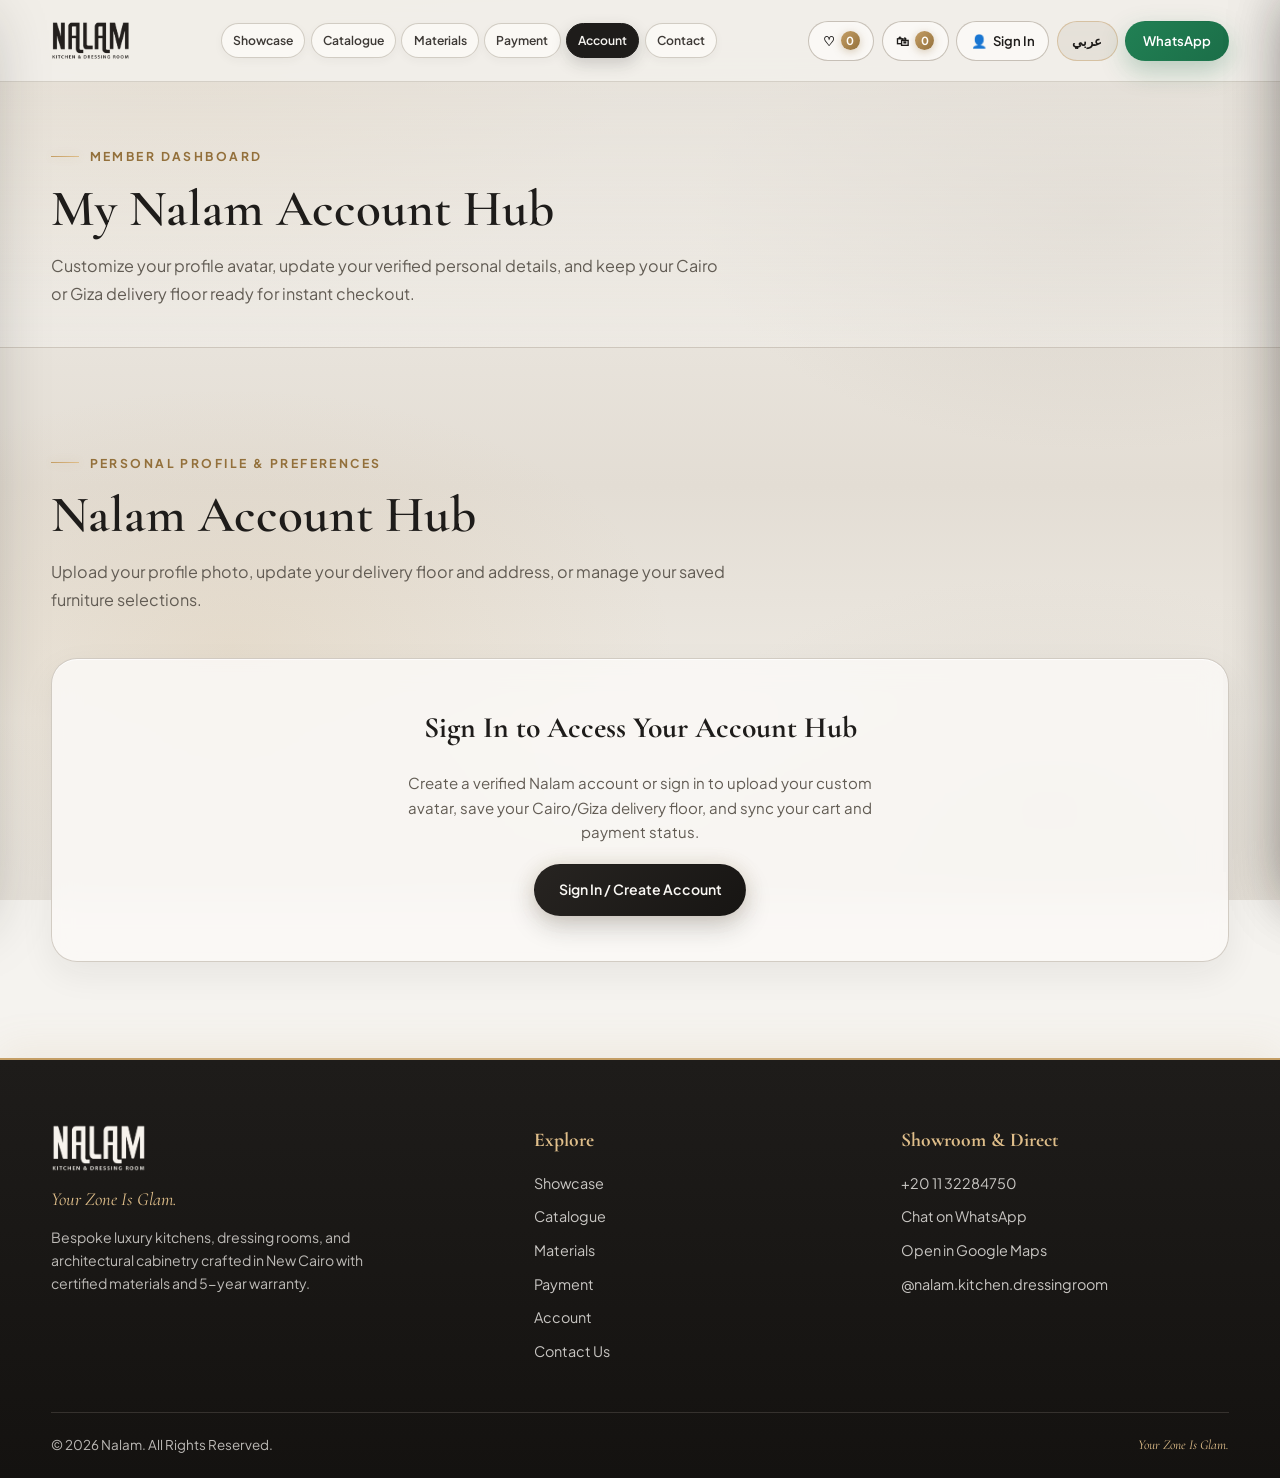
<file: account.html>
<!DOCTYPE html>
<html lang="en" dir="ltr">
<head>
  <meta charset="UTF-8">
  <meta name="viewport" content="width=device-width, initial-scale=1.0">
  <title>Account Hub — Nalam New Cairo</title>
  <meta name="description" content="Manage your Nalam profile photo, personal information, delivery floor, and order status.">
  <meta property="og:type" content="website">
  <meta property="og:site_name" content="Nalam — Kitchen &amp; Dressing Room">
  <meta property="og:title" content="Account Hub — Nalam New Cairo">
  <meta property="og:description" content="Upload your avatar, edit your personal and Cairo/Giza delivery details, and track your Nalam orders.">
  <meta property="og:image" content="assets/room-furnished.jpg">
  <meta property="og:url" content="https://nalam.eg/account.html">
  <meta name="twitter:card" content="summary_large_image">
  <link rel="preconnect" href="https://fonts.googleapis.com">
  <link rel="preconnect" href="https://fonts.gstatic.com" crossorigin>
  <link href="https://fonts.googleapis.com/css2?family=Amiri:wght@400;700&family=Cairo:wght@400;500;600;700&family=Cormorant+Garamond:ital,wght@0,500;0,600;0,700;1,400;1,600&family=Plus+Jakarta+Sans:wght@400;500;600;700&display=swap" rel="stylesheet">
  <link rel="stylesheet" href="css/style.css">
  <!-- Meta Pixel Code (Replace YOUR_PIXEL_ID_HERE with your live Meta Pixel ID) -->
  <script>
    !function(f,b,e,v,n,t,s)
    {if(f.fbq)return;n=f.fbq=function(){n.callMethod?
    n.callMethod.apply(n,arguments):n.queue.push(arguments)};
    if(!f._fbq)f._fbq=n;n.push=n;n.loaded=!0;n.version='2.0';
    n.queue=[];t=b.createElement(e);t.async=!0;
    t.src=v;s=b.getElementsByTagName(e)[0];
    s.parentNode.insertBefore(t,s)}(window, document,'script',
    'https://connect.facebook.net/en_US/fbevents.js');
    // Replace 'YOUR_PIXEL_ID_HERE' below with your actual 15-16 digit Meta Pixel ID
    fbq('init', 'YOUR_PIXEL_ID_HERE');
    fbq('track', 'PageView');
  </script>
  <noscript>
    <img height="1" width="1" style="display:none" alt=""
         src="https://www.facebook.com/tr?id=YOUR_PIXEL_ID_HERE&amp;ev=PageView&amp;noscript=1">
  </noscript>
  <!-- End Meta Pixel Code -->
</head>
<body>
  <!-- Ambient Pebble & Champagne Floating Glow Layer -->
  <div class="ambient-glow-canvas" aria-hidden="true">
    <div class="glow-orb glow-orb-1"></div>
    <div class="glow-orb glow-orb-2"></div>
    <div class="glow-orb glow-orb-3"></div>
  </div>
  <!-- Sticky Pebble-Glass Header -->
  <header class="site-header" id="top">
    <div class="container header-inner">
      <div style="display:flex;align-items:center;gap:0.65rem;">
        <button type="button" class="menu-btn" id="mobileMenuBtn" aria-label="Open Menu" aria-expanded="false">&#9776;</button>
        <a href="index.html" class="brand-lockup" aria-label="Nalam Home">
          <img src="assets/logo.png" alt="Nalam — Kitchen &amp; Dressing Room" class="brand-logo">
          <span class="brand-divider" aria-hidden="true"></span>
          <span class="brand-slogan">Your Zone Is Glam.</span>
        </a>
      </div>

      <nav aria-label="Primary Navigation">
        <ul class="nav-links">
          <li><a href="index.html#showcase" data-i18n="nav_showcase">Showcase</a></li>
          <li><a href="index.html#catalogue" data-i18n="nav_catalogue">Catalogue</a></li>
          <li><a href="index.html#materials" data-i18n="nav_materials">Materials &amp; Hardware</a></li>
          <li><a href="payment.html" class="" data-i18n="nav_payment">Payment &amp; Tracking</a></li>
          <li><a href="#account-hub" class="active" data-i18n="nav_account">Account Hub</a></li>
          <li><a href="index.html#contact" class="" data-i18n="nav_contact">Contact Us</a></li>
        </ul>
      </nav>

      <div class="header-actions">
        <button type="button" class="btn-icon" data-open-wishlist aria-label="Wishlist">
          <span>&#9825;</span>
          <span class="badge-count" data-wish-badge>0</span>
        </button>
        <button type="button" class="btn-icon" data-open-cart aria-label="Shopping Cart">
          <span>&#128717;</span>
          <span class="badge-count" data-cart-badge>0</span>
        </button>
        <button type="button" class="btn-icon" data-open-auth aria-label="Account">
          <span data-header-avatar>&#128100;</span>
          <span class="btn-icon-label" data-account-label>Sign In</span>
        </button>
        <button type="button" class="lang-toggle" data-lang-toggle aria-label="Switch Language">
          <span data-i18n="lang_btn">عربي</span>
        </button>
        <a href="https://wa.me/201132284750" target="_blank" rel="noopener noreferrer" class="btn btn-wa header-wa" data-i18n="nav_wa">WhatsApp</a>
      </div>
    </div>
    <div class="page-scroll-bar" id="pageScrollBar"></div>
  </header>

  <!-- Mobile Drawer -->
  <div class="mobile-drawer-backdrop" id="mobileDrawerBackdrop"></div>
  <aside class="mobile-drawer" id="mobileDrawer" aria-label="Mobile Navigation">
    <div class="mobile-drawer-head">
      <img src="assets/logo.png" alt="Nalam" style="height:34px;width:auto;">
      <button type="button" class="drawer-close-btn" id="mobileDrawerCloseBtn" aria-label="Close Menu">&times;</button>
    </div>
    <ul>
      <li><a href="index.html#showcase" data-i18n="nav_showcase">Showcase</a></li>
      <li><a href="index.html#stages" data-i18n="nav_stages">Our Stages</a></li>
      <li><a href="index.html#catalogue" data-i18n="nav_catalogue">Catalogue</a></li>
      <li><a href="index.html#materials" data-i18n="nav_materials">Materials &amp; Hardware</a></li>
      <li><a href="payment.html" data-i18n="nav_payment">Payment &amp; Tracking</a></li>
      <li><a href="#account-hub" data-i18n="nav_account">Account Hub</a></li>
      <li><a href="index.html#contact" data-i18n="nav_contact">Contact Us</a></li>
    </ul>
    <button type="button" class="btn btn-outline" style="width:100%;" data-open-auth>
      <span data-account-label>Sign In</span>
    </button>
    <a href="https://wa.me/201132284750" target="_blank" rel="noopener noreferrer" class="btn btn-wa" style="width:100%;" data-i18n="nav_wa">WhatsApp</a>
  </aside>

  <section class="page-hero">
    <div class="container">
      <div class="eyebrow">MEMBER DASHBOARD</div>
      <h1 class="section-title">My Nalam Account Hub</h1>
      <p class="section-subtitle" style="max-width:680px;">Customize your profile avatar, update your verified personal details, and keep your Cairo or Giza delivery floor ready for instant checkout.</p>
    </div>
  </section>

  <section id="account-hub" class="section-pad">
    <div class="container" id="accountHubRoot">
      <div class="section-header">
        <div class="eyebrow">PERSONAL PROFILE &amp; PREFERENCES</div>
        <h2 class="section-title">Nalam Account Hub</h2>
        <p class="section-subtitle">Upload your profile photo, update your delivery floor and address, or manage your saved furniture selections.</p>
      </div>

      <!-- Guest Prompt -->
      <div class="hub-card" id="accountHubGuest" style="align-items:center;text-align:center;padding:2.8rem 1.8rem;">
        <h3 class="serif" style="font-size:1.85rem;">Sign In to Access Your Account Hub</h3>
        <p style="max-width:480px;color:var(--stone-muted);font-size:0.94rem;">Create a verified Nalam account or sign in to upload your custom avatar, save your Cairo/Giza delivery floor, and sync your cart and payment status.</p>
        <div style="display:flex;gap:0.75rem;flex-wrap:wrap;justify-content:center;">
          <button type="button" class="btn btn-primary" data-open-auth>Sign In / Create Account</button>
        </div>
      </div>

      <!-- Signed-In Member Hub -->
      <div class="hub-grid" id="accountHubMember" style="display:none;">
        <!-- Left: Avatar Upload & Overview Stats -->
        <div class="hub-card">
          <div class="avatar-upload-box">
            <div class="avatar-preview-circle" id="hubAvatarPreview">NL</div>
            <div style="flex:1;min-width:180px;">
              <h3 class="serif" id="hubDisplayName" style="font-size:1.55rem;line-height:1.2;">Nalam Member</h3>
              <p id="hubDisplayEmail" style="font-size:0.82rem;color:var(--stone-muted);margin-bottom:0.65rem;"></p>
              <div style="display:flex;gap:0.5rem;flex-wrap:wrap;">
                <label class="btn btn-gold" style="padding:0.48rem 0.95rem;font-size:0.78rem;cursor:pointer;">
                  Upload Photo
                  <input type="file" id="hubAvatarInput" accept="image/*" style="display:none;">
                </label>
                <button type="button" class="btn btn-outline" id="hubRemoveAvatarBtn" style="padding:0.48rem 0.9rem;font-size:0.78rem;">Remove Photo</button>
              </div>
            </div>
          </div>

          <div class="account-stat-strip">
            <div class="account-stat-box"><strong id="hubStatCart">0</strong><span>Cart Items</span></div>
            <div class="account-stat-box"><strong id="hubStatWish">0</strong><span>Wishlist</span></div>
            <div class="account-stat-box"><strong id="hubStatPay">Step 1/4</strong><span>Payment Status</span></div>
          </div>

          <div style="display:flex;gap:0.65rem;flex-wrap:wrap;">
            <a href="payment.html" class="btn btn-primary" style="flex:1;">Payment &amp; Tracking</a>
            <button type="button" class="btn btn-outline" id="hubSignoutBtn">Sign Out</button>
          </div>
        </div>

        <!-- Right: Full Account Edit Form -->
        <form class="hub-card" id="hubEditForm">
          <h3 class="serif" style="font-size:1.55rem;">Edit Personal &amp; Delivery Info</h3>
          <div class="auth-form">
            <div class="form-group">
              <label for="hubFirstName" data-i18n="auth_first_name">First Name *</label>
              <input id="hubFirstName" type="text" required>
            </div>
            <div class="form-group">
              <label for="hubLastName" data-i18n="auth_last_name">Last Name *</label>
              <input id="hubLastName" type="text" required>
            </div>
            <div class="form-group">
              <label for="hubPhone" data-i18n="auth_phone">Phone / WhatsApp *</label>
              <input id="hubPhone" type="tel" required dir="ltr">
            </div>
            <div class="form-group">
              <label for="hubGov" data-i18n="auth_gov">Governorate</label>
              <select id="hubGov">
                <option value="Cairo" data-i18n="auth_gov_cairo">Cairo Governorate</option>
                <option value="Giza" data-i18n="auth_gov_giza">Giza Governorate</option>
                <option value="Other" data-i18n="auth_gov_other">Other</option>
              </select>
            </div>
            <div class="form-group">
              <label for="hubFloor" data-i18n="auth_floor">Building Floor Level</label>
              <select id="hubFloor" data-floor-select></select>
            </div>
            <div class="form-group">
              <label for="hubNewPass">New Password (Optional)</label>
              <input id="hubNewPass" type="password" minlength="4" placeholder="Leave blank to keep current">
            </div>
            <div class="form-group full">
              <label for="hubAddress" data-i18n="auth_address">Delivery Area / Street Address</label>
              <input id="hubAddress" type="text" required>
            </div>
            <div class="form-group full">
              <button type="submit" class="btn btn-gold" style="width:100%;">Save All Account Changes</button>
            </div>
          </div>
        </form>
      </div>
    </div>
  </section>
  <!-- Global Footer -->
  <footer class="site-footer">
    <div class="container">
      <div class="footer-grid">
        <div>
          <img src="assets/logo-light.png" alt="Nalam — Kitchen &amp; Dressing Room" class="footer-logo" loading="lazy">
          <div class="footer-slogan">Your Zone Is Glam.</div>
          <p class="footer-desc" data-i18n="footer_desc">Bespoke luxury kitchens, dressing rooms, and architectural cabinetry crafted in New Cairo with certified materials and 5-year warranty.</p>
        </div>

        <div class="footer-col">
          <h4 data-i18n="footer_nav_title">Explore</h4>
          <ul class="footer-links">
            <li><a href="index.html#showcase" data-i18n="nav_showcase">Showcase</a></li>
            <li><a href="index.html#catalogue" data-i18n="nav_catalogue">Catalogue</a></li>
            <li><a href="index.html#materials" data-i18n="nav_materials">Materials &amp; Hardware</a></li>
            <li><a href="payment.html" data-i18n="nav_payment">Payment &amp; Tracking</a></li>
            <li><a href="account.html" data-i18n="nav_account">Account Hub</a></li>
            <li><a href="index.html#contact" data-i18n="footer_contact_page">Contact Us</a></li>
          </ul>
        </div>

        <div class="footer-col">
          <h4 data-i18n="footer_contact_title">Showroom &amp; Direct</h4>
          <ul class="footer-links">
            <li><a href="tel:+201132284750" dir="ltr">+20 11 32284750</a></li>
            <li><a href="https://wa.me/201132284750" target="_blank" rel="noopener noreferrer" data-i18n="btn_wa_direct">Chat on WhatsApp</a></li>
            <li><a href="https://maps.app.goo.gl/vt4eZUMmj4ZkwLQM6" target="_blank" rel="noopener noreferrer" data-i18n="btn_maps">Open in Google Maps</a></li>
            <li><a href="https://www.instagram.com/nalam.kitchen.dressingroom/" target="_blank" rel="noopener noreferrer">@nalam.kitchen.dressingroom</a></li>
          </ul>
        </div>
      </div>

      <div class="footer-bottom">
        <span>© 2026 Nalam. All Rights Reserved.</span>
        <span style="font-family:var(--font-serif);font-style:italic;color:var(--glow-light);">Your Zone Is Glam.</span>
      </div>
    </div>
  </footer>
  <!-- Professional Split Auth Modal (Clean Photo Left — Zero Stretched Logo — Mobile Scrollable) -->
  <div class="modal-backdrop" id="authModal" role="dialog" aria-modal="true" aria-label="Nalam Account">
    <div class="auth-panel auth-split">
      <button type="button" class="modal-close" id="authCloseBtn" aria-label="Close">&times;</button>

      <!-- Left Architectural Photo (No Logo Overlay) -->
      <div class="auth-photo-col">
        <img src="assets/room-furnished.jpg" alt="Nalam Bespoke Luxury Kitchen" loading="lazy">
        <div class="auth-photo-caption">
          <strong>Your Zone Is Glam.</strong>
          <span>New Cairo Showroom • Daily 11:00 AM – 8:00 PM</span>
        </div>
      </div>

      <!-- Right Scrollable Auth Form Column -->
      <div class="auth-body-col">
        <div class="auth-header">
          <h3 data-i18n="auth_welcome">Welcome to Nalam</h3>
          <div class="auth-perks">
            <span class="auth-perk-pill" data-i18n="auth_perk_1">Saved Cart &amp; Wishlist</span>
            <span class="auth-perk-pill" data-i18n="auth_perk_2">Payment &amp; Engineer Chat</span>
            <span class="auth-perk-pill" data-i18n="auth_perk_3">Custom Avatar &amp; Profile</span>
          </div>
        </div>

        <div class="auth-banner" id="authBanner"></div>
        <div class="auth-error-msg" id="authErrorMsg" role="alert"></div>

        <div class="auth-tabs" id="authTabsWrap">
          <button type="button" class="auth-tab active" data-auth-tab="signin" data-i18n="auth_signin_tab">Sign In</button>
          <button type="button" class="auth-tab" data-auth-tab="signup" data-i18n="auth_signup_tab">Create Account</button>
        </div>

        <!-- Sign In Form -->
        <form id="authSigninForm" class="auth-form">
          <div class="form-group full">
            <label for="siEmail" data-i18n="auth_email">Email Address *</label>
            <input id="siEmail" type="email" required dir="ltr" autocomplete="email" placeholder="name@example.com">
          </div>
          <div class="form-group full">
            <label for="siPass" data-i18n="auth_password">Password</label>
            <div class="pass-input-wrap">
              <input id="siPass" type="password" required minlength="4" autocomplete="current-password" placeholder="••••••">
              <button type="button" class="pass-toggle-btn" data-pass-toggle="siPass" data-i18n="auth_show">Show</button>
            </div>
          </div>
          <div class="form-group full auth-helper-row">
            <a href="tel:+201132284750" dir="ltr" style="font-size:0.76rem;color:var(--stone-muted);">+20 11 32284750</a>
            <button type="button" class="auth-link-btn" id="authForgotBtn" data-i18n="auth_forgot">Forgot password?</button>
          </div>
          <div class="form-group full">
            <button type="submit" class="btn btn-primary" style="width:100%;" data-i18n="auth_signin_btn">Sign In to Nalam</button>
          </div>
        </form>

        <!-- Create Account Form (First & Last Name Letters-Only, Email Verification, Other Gov, 4 Floors, Required Terms) -->
        <form id="authSignupForm" class="auth-form" style="display:none;">
          <div class="form-group">
            <label for="suFirstName" data-i18n="auth_first_name">First Name *</label>
            <input id="suFirstName" type="text" required autocomplete="given-name" placeholder="Ahmed">
          </div>
          <div class="form-group">
            <label for="suLastName" data-i18n="auth_last_name">Last Name *</label>
            <input id="suLastName" type="text" required autocomplete="family-name" placeholder="Hassan">
          </div>
          <div class="form-group full">
            <label for="suEmail" data-i18n="auth_email">Email Address *</label>
            <div class="email-verify-row">
              <input id="suEmail" type="email" required dir="ltr" autocomplete="email" placeholder="name@example.com">
              <button type="button" class="email-verify-btn" id="suSendVerifyBtn" data-i18n="auth_verify_btn">Verify Email</button>
            </div>
            <div class="verify-code-box" id="suVerifyBox">
              <span class="verify-code-hint" id="suVerifyHint"></span>
              <div class="email-verify-row">
                <input id="suVerifyCode" type="text" inputmode="numeric" maxlength="6" dir="ltr" data-i18n-placeholder="auth_verify_code_ph" placeholder="Enter 6-digit code">
                <button type="button" class="email-verify-btn" id="suConfirmVerifyBtn" data-i18n="auth_verify_confirm">Confirm Code</button>
              </div>
            </div>
          </div>
          <div class="form-group">
            <label for="suPhone" data-i18n="auth_phone">Phone / WhatsApp *</label>
            <input id="suPhone" type="tel" required dir="ltr" autocomplete="tel" placeholder="01X XXXX XXXX">
          </div>
          <div class="form-group">
            <label for="suPass" data-i18n="auth_password">Password</label>
            <div class="pass-input-wrap">
              <input id="suPass" type="password" required minlength="4" autocomplete="new-password" placeholder="••••••">
              <button type="button" class="pass-toggle-btn" data-pass-toggle="suPass" data-i18n="auth_show">Show</button>
            </div>
            <div class="pass-strength-track"><div class="pass-strength-fill" id="suPassStrength"></div></div>
          </div>
          <div class="form-group">
            <label for="suGov" data-i18n="auth_gov">Governorate</label>
            <select id="suGov">
              <option value="Cairo" data-i18n="auth_gov_cairo">Cairo Governorate</option>
              <option value="Giza" data-i18n="auth_gov_giza">Giza Governorate</option>
              <option value="Other" data-i18n="auth_gov_other">Other</option>
            </select>
          </div>
          <div class="form-group">
            <label for="suFloor" data-i18n="auth_floor">Building Floor Level</label>
            <select id="suFloor" data-floor-select></select>
          </div>
          <div class="form-group full">
            <label for="suAddress" data-i18n="auth_address">Delivery Area / Street Address</label>
            <input id="suAddress" type="text" required autocomplete="street-address">
          </div>
          <div class="form-group full">
            <label class="terms-check-row">
              <input type="checkbox" id="suTermsCheck" required>
              <span><span data-i18n="auth_terms_prefix">I agree to Nalam’s </span><button type="button" class="terms-link-btn" data-open-terms data-i18n="auth_terms_link">Terms &amp; Services</button></span>
            </label>
          </div>
          <div class="form-group full">
            <button type="submit" class="btn btn-gold" style="width:100%;" data-i18n="auth_signup_btn">Create My Nalam Account</button>
          </div>
        </form>

        <!-- Signed-In Quick Profile Form -->
        <form id="authProfileForm" class="auth-form" style="display:none;">
          <div class="profile-hero-card">
            <div class="profile-avatar" id="profAvatar">NL</div>
            <div class="profile-meta">
              <h3 data-i18n="auth_profile_title">My Nalam Account</h3>
              <p id="profEmailLabel"></p>
            </div>
          </div>
          <div class="form-group">
            <label for="profFirstName" data-i18n="auth_first_name">First Name *</label>
            <input id="profFirstName" type="text" required>
          </div>
          <div class="form-group">
            <label for="profLastName" data-i18n="auth_last_name">Last Name *</label>
            <input id="profLastName" type="text" required>
          </div>
          <div class="form-group">
            <label for="profPhone" data-i18n="auth_phone">Phone / WhatsApp *</label>
            <input id="profPhone" type="tel" required dir="ltr">
          </div>
          <div class="form-group">
            <label for="profGov" data-i18n="auth_gov">Governorate</label>
            <select id="profGov">
              <option value="Cairo" data-i18n="auth_gov_cairo">Cairo Governorate</option>
              <option value="Giza" data-i18n="auth_gov_giza">Giza Governorate</option>
              <option value="Other" data-i18n="auth_gov_other">Other</option>
            </select>
          </div>
          <div class="form-group full">
            <label for="profFloor" data-i18n="auth_floor">Building Floor Level</label>
            <select id="profFloor" data-floor-select></select>
          </div>
          <div class="form-group full">
            <label for="profAddress" data-i18n="auth_address">Delivery Area / Street Address</label>
            <input id="profAddress" type="text" required>
          </div>
          <div class="form-group full" style="display:flex;gap:0.55rem;flex-wrap:wrap;">
            <button type="submit" class="btn btn-primary" style="flex:1;" data-i18n="auth_save_profile">Save Account Details</button>
            <a href="account.html" class="btn btn-gold" style="flex:1;" data-i18n="auth_open_hub">Open Full Account Hub</a>
          </div>
          <div class="form-group full">
            <button type="button" class="btn btn-outline" id="authSignoutBtn" style="width:100%;" data-i18n="auth_signout_btn">Sign Out</button>
          </div>
        </form>
      </div>
    </div>
  </div>

  <!-- Terms & Services Modal -->
  <div class="modal-backdrop" id="termsModal" role="dialog" aria-modal="true" aria-label="Nalam Terms and Services">
    <div class="terms-panel">
      <button type="button" class="modal-close" id="termsCloseBtn" aria-label="Close">&times;</button>
      <div class="eyebrow">NALAM ONLINE STORE POLICIES</div>
      <h2 class="section-title" style="font-size:1.95rem;margin-bottom:0.35rem;">Terms &amp; Services</h2>
      <p style="font-size:0.86rem;color:var(--stone-muted);">Please review Nalam’s online ordering, pricing, and warranty terms before creating your account.</p>

      <div class="terms-list">
        <div class="terms-item">
          <h4>1. Custom Orders &amp; Specifications</h4>
          <p>All Nalam kitchens, dressing rooms, and bespoke furniture units are crafted to approved dimensions, materials, and finishes. Final site measurements are confirmed by Nalam engineers prior to factory production.</p>
        </div>
        <div class="terms-item">
          <h4>2. Pricing, Payments &amp; Verification</h4>
          <p>Orders placed via InstaPay or Mobile Wallet are confirmed once Nalam’s finance team verifies actual receipt of funds. Flat-rate 5,000 EGP delivery &amp; installation covers Cairo &amp; Giza up to the 2nd floor; higher floors are calculated upon confirmation.</p>
        </div>
        <div class="terms-item highlight">
          <h4>3. Technical Errors, Pricing Glitches &amp; System Misuse</h4>
          <p>Nalam reserves the right to cancel, refuse, or correct any order placed due to typographical errors, pricing inaccuracies, software bugs, or unintended technical malfunctions on the website. The company assumes no responsibility or liability for orders resulting from the exploitation or abuse of website bugs, glitches, or unauthorized system errors.</p>
        </div>
        <div class="terms-item">
          <h4>4. 5-Year Warranty &amp; After-Sales Support</h4>
          <p>Eligible Nalam cabinetry and motion hardware (Turkish SAMET hinges &amp; Italian FGV runners) are covered by our 5-year structural and hardware warranty against manufacturing defects, with maintenance available on request.</p>
        </div>
        <div class="terms-item">
          <h4>5. Account Security &amp; Privacy</h4>
          <p>You are responsible for providing accurate personal and delivery details. Customer contact and order information is used solely for quotation, delivery coordination, and after-sales follow-up.</p>
        </div>
      </div>

      <div style="display:flex;gap:0.65rem;margin-top:1.2rem;justify-content:flex-end;">
        <button type="button" class="btn btn-gold" id="termsAcceptBtn">I Understand &amp; Agree</button>
      </div>
    </div>
  </div>

  <!-- Slide-Over Professional Checkout Cart & Wishlist Drawers -->
  <div class="side-drawer-backdrop" id="sideDrawerBackdrop"></div>

  <aside class="side-drawer" id="cartDrawer" aria-label="Shopping Cart">
    <div class="side-drawer-head">
      <h3 data-i18n="cart_title">Your Shopping Cart</h3>
      <button type="button" class="drawer-close-btn" data-close-side-drawer aria-label="Close">&times;</button>
    </div>
    <div class="checkout-trust-bar" data-i18n="cart_trust">5-Year Warranty • Flat-Rate Cairo &amp; Giza Delivery • Direct WhatsApp Confirmation</div>

    <div class="side-drawer-scroll">
      <div class="side-drawer-body" id="cartDrawerBody"></div>

      <div class="side-drawer-foot" id="cartDrawerFoot">
        <div class="flat-rate-badge" id="cartFlatRateBadge" style="display:none;"></div>
        <div class="delivery-empty-note" id="cartEmptyDeliveryNote" style="display:none;"></div>

        <!-- Cleanly Contained Customer, Delivery & Payment Cards -->
        <div id="cartCheckoutFormWrap" style="display:none;flex-direction:column;gap:0.75rem;">
          <div class="checkout-card-box">
            <div class="checkout-section-title" data-i18n="checkout_details_title">Customer &amp; Delivery Details</div>
            <div class="checkout-form-grid">
              <div class="checkout-field">
                <label for="checkoutName" data-i18n="checkout_name_lbl">Customer Name *</label>
                <input id="checkoutName" type="text" required data-i18n-placeholder="checkout_name_ph" placeholder="Full Name">
              </div>
              <div class="checkout-field">
                <label for="checkoutPhone" data-i18n="checkout_phone_lbl">Phone / WhatsApp *</label>
                <input id="checkoutPhone" type="tel" required dir="ltr" data-i18n-placeholder="checkout_phone_ph" placeholder="01X XXXX XXXX">
              </div>
              <div class="checkout-field">
                <label for="checkoutGov" data-i18n="checkout_gov_lbl">Governorate *</label>
                <select id="checkoutGov" required>
                  <option value="Cairo" data-i18n="auth_gov_cairo">Cairo Governorate</option>
                  <option value="Giza" data-i18n="auth_gov_giza">Giza Governorate</option>
                  <option value="Other" data-i18n="auth_gov_other">Other</option>
                </select>
              </div>
              <div class="checkout-field">
                <label for="checkoutFloor" data-i18n="checkout_floor_lbl">Floor Number *</label>
                <select id="checkoutFloor" data-floor-select required></select>
              </div>
              <div class="checkout-field full">
                <label for="checkoutAddress" data-i18n="checkout_area_lbl">Compound / Street Address (Optional)</label>
                <input id="checkoutAddress" type="text" data-i18n-placeholder="checkout_area_ph" placeholder="e.g. Fifth Settlement, Madinaty, Sheikh Zayed">
              </div>
            </div>
          </div>

          <div class="checkout-card-box">
            <div class="checkout-section-title" data-i18n="checkout_pay_title">Payment Method *</div>
            <div class="pay-method-grid">
              <label class="pay-card-option selected">
                <input type="radio" name="checkoutPayMethod" value="InstaPay" checked>
                <strong data-i18n="pay_instapay_title">InstaPay</strong>
                <span data-i18n="pay_instapay_sub">Instant Bank Transfer</span>
              </label>
              <label class="pay-card-option">
                <input type="radio" name="checkoutPayMethod" value="Mobile Wallet">
                <strong data-i18n="pay_wallet_title">Mobile Wallet</strong>
                <span data-i18n="pay_wallet_sub">Vodafone / Orange / Etisalat</span>
              </label>
            </div>
            <div class="instapay-pill" id="checkoutInstapayBox">
              <span><strong data-i18n="modal_instapay_lbl">InstaPay Address:</strong> <code id="checkoutInstapayHandle">nalam@instapay</code></span>
              <button type="button" class="copy-btn" id="copyCheckoutInstapayBtn" data-i18n="modal_copy">Copy</button>
            </div>
          </div>

          <div class="checkout-error-msg" id="checkoutErrorMsg" role="alert"></div>
        </div>

        <div class="order-summary-card">
          <div class="summary-row">
            <span data-i18n="subtotal_lbl">Items Subtotal</span>
            <strong id="cartSubtotalVal">0 EGP</strong>
          </div>
          <div class="summary-row">
            <span id="cartDeliveryLbl" data-i18n="delivery_lbl">Delivery</span>
            <strong id="cartDeliveryBaseVal">0 EGP</strong>
          </div>
          <div class="summary-row" id="cartFloorRow" style="display:none;">
            <span data-i18n="delivery_floor_lbl">Higher Floor Delivery Fee</span>
            <strong id="cartFloorFeeVal">Included (Up to 2nd Floor)</strong>
          </div>
          <div class="summary-row total">
            <span data-i18n="grand_total_lbl">Estimated Total</span>
            <span id="cartGrandTotalVal">0 EGP</span>
          </div>
        </div>

        <button type="button" class="btn btn-wa" id="cartCheckoutBtn" style="width:100%;display:none;" data-i18n="checkout_btn">Confirm Order &amp; Send via WhatsApp</button>
        <a href="payment.html" class="btn btn-outline" id="cartPayHubLink" style="width:100%;display:none;" data-i18n="checkout_open_pay_hub">Open Payment &amp; Tracking Page</a>
      </div>
    </div>
  </aside>

  <aside class="side-drawer" id="wishlistDrawer" aria-label="Wishlist">
    <div class="side-drawer-head">
      <h3 data-i18n="wish_title">Your Wishlist</h3>
      <button type="button" class="drawer-close-btn" data-close-side-drawer aria-label="Close">&times;</button>
    </div>
    <div class="side-drawer-scroll">
      <div class="side-drawer-body" id="wishlistDrawerBody"></div>
    </div>
  </aside>

  <!-- Toast Notification -->
  <div class="toast" id="nalamToast" role="status" aria-live="polite"></div>
  <script src="js/products.js"></script>
  <script src="js/main.js"></script>
</body>
</html>
</file>
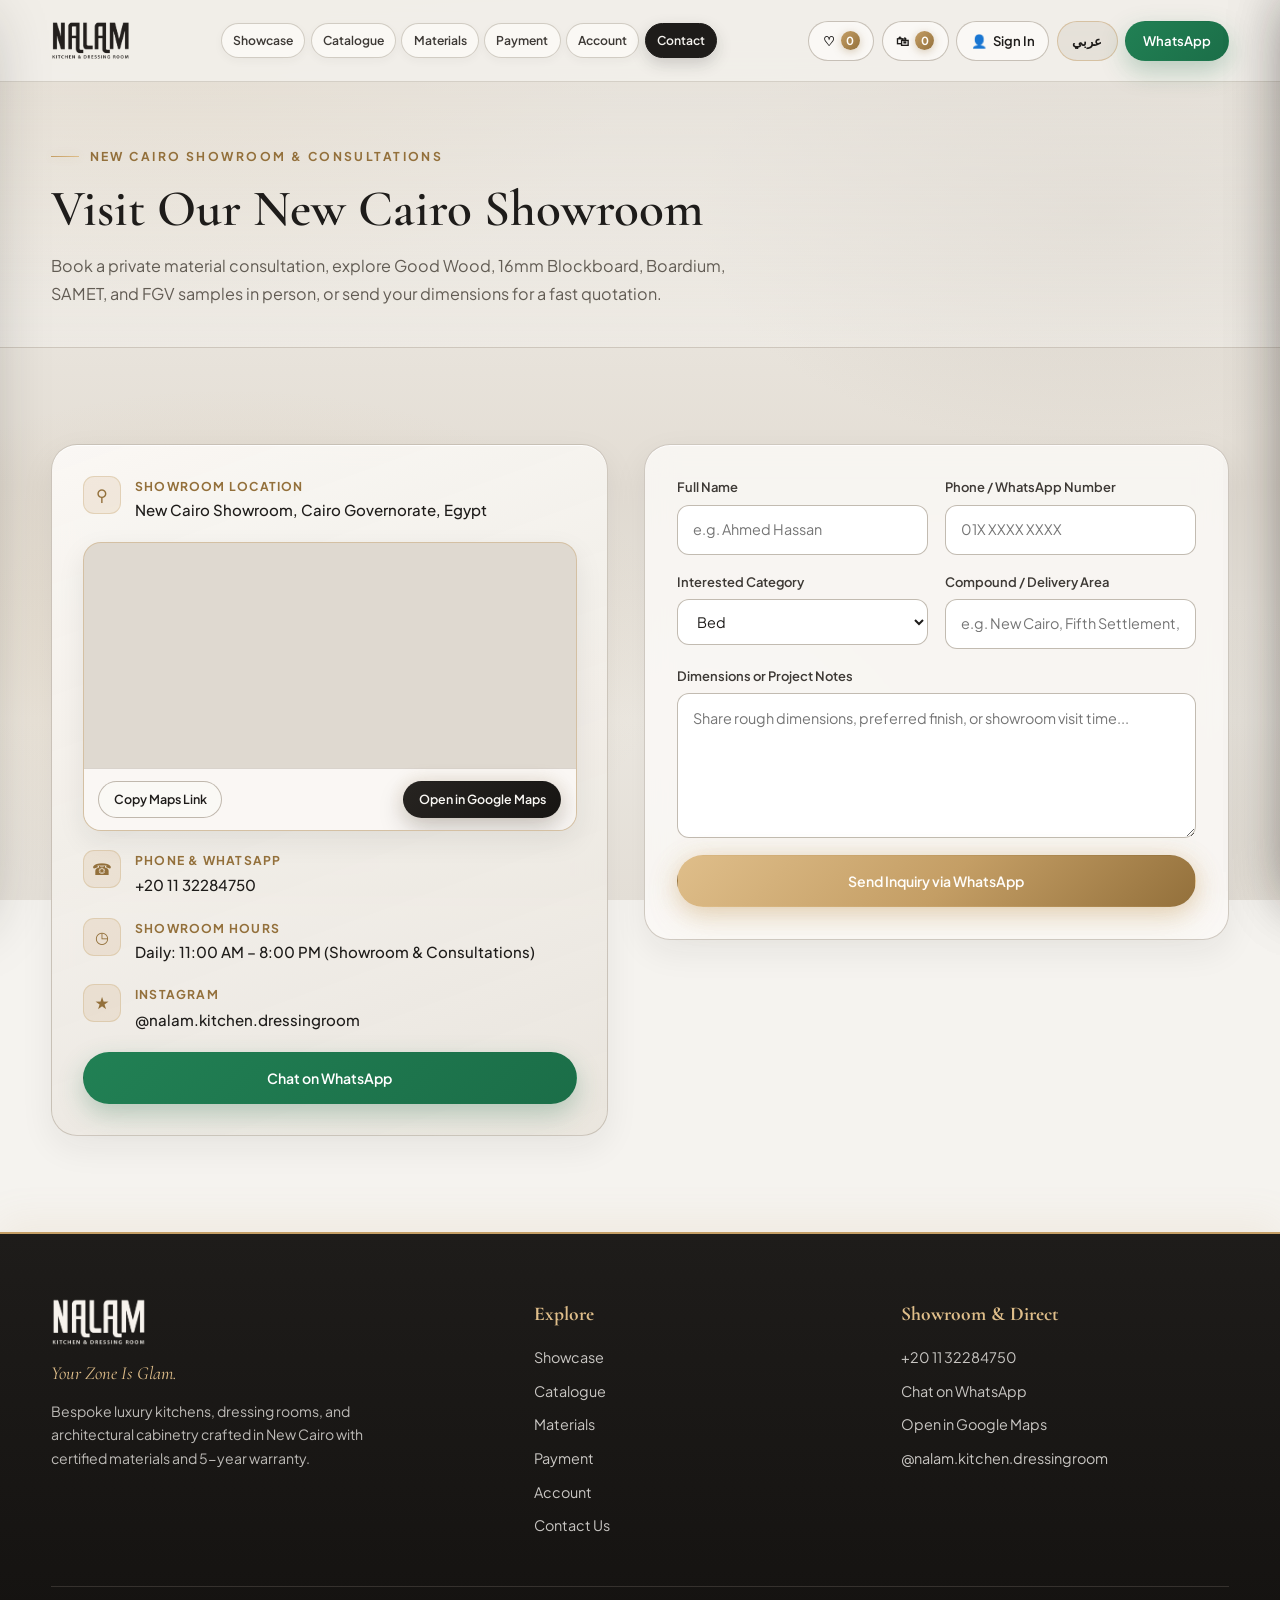
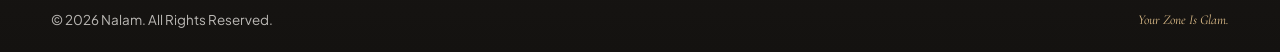
<file: contact.html>
<!DOCTYPE html>
<html lang="en" dir="ltr">
<head>
  <meta charset="UTF-8">
  <meta name="viewport" content="width=device-width, initial-scale=1.0">
  <title>Contact &amp; Showroom Consultation — Nalam New Cairo</title>
  <meta name="description" content="Visit the Nalam New Cairo showroom (Daily 11:00 AM – 8:00 PM) or book a kitchen, dressing room, or custom furniture consultation via WhatsApp.">
  <meta property="og:type" content="website">
  <meta property="og:site_name" content="Nalam — Kitchen &amp; Dressing Room">
  <meta property="og:title" content="Contact &amp; Showroom Consultation — Nalam New Cairo">
  <meta property="og:description" content="Visit our New Cairo showroom (11:00 AM – 8:00 PM) to inspect Good Wood, Boardium, SAMET, and FGV samples.">
  <meta property="og:image" content="assets/room-furnished.jpg">
  <meta property="og:url" content="https://nalam.eg/contact.html">
  <meta name="twitter:card" content="summary_large_image">
  <link rel="preconnect" href="https://fonts.googleapis.com">
  <link rel="preconnect" href="https://fonts.gstatic.com" crossorigin>
  <link href="https://fonts.googleapis.com/css2?family=Amiri:wght@400;700&family=Cairo:wght@400;500;600;700&family=Cormorant+Garamond:ital,wght@0,500;0,600;0,700;1,400;1,600&family=Plus+Jakarta+Sans:wght@400;500;600;700&display=swap" rel="stylesheet">
  <link rel="stylesheet" href="css/style.css">
  <!-- Meta Pixel Code (Replace YOUR_PIXEL_ID_HERE with your live Meta Pixel ID) -->
  <script>
    !function(f,b,e,v,n,t,s)
    {if(f.fbq)return;n=f.fbq=function(){n.callMethod?
    n.callMethod.apply(n,arguments):n.queue.push(arguments)};
    if(!f._fbq)f._fbq=n;n.push=n;n.loaded=!0;n.version='2.0';
    n.queue=[];t=b.createElement(e);t.async=!0;
    t.src=v;s=b.getElementsByTagName(e)[0];
    s.parentNode.insertBefore(t,s)}(window, document,'script',
    'https://connect.facebook.net/en_US/fbevents.js');
    // Replace 'YOUR_PIXEL_ID_HERE' below with your actual 15-16 digit Meta Pixel ID
    fbq('init', 'YOUR_PIXEL_ID_HERE');
    fbq('track', 'PageView');
  </script>
  <noscript>
    <img height="1" width="1" style="display:none" alt=""
         src="https://www.facebook.com/tr?id=YOUR_PIXEL_ID_HERE&amp;ev=PageView&amp;noscript=1">
  </noscript>
  <!-- End Meta Pixel Code -->
</head>
<body>
  <!-- Ambient Pebble & Champagne Floating Glow Layer -->
  <div class="ambient-glow-canvas" aria-hidden="true">
    <div class="glow-orb glow-orb-1"></div>
    <div class="glow-orb glow-orb-2"></div>
    <div class="glow-orb glow-orb-3"></div>
  </div>
  <!-- Sticky Pebble-Glass Header -->
  <header class="site-header" id="top">
    <div class="container header-inner">
      <div style="display:flex;align-items:center;gap:0.65rem;">
        <button type="button" class="menu-btn" id="mobileMenuBtn" aria-label="Open Menu" aria-expanded="false">&#9776;</button>
        <a href="index.html" class="brand-lockup" aria-label="Nalam Home">
          <img src="assets/logo.png" alt="Nalam — Kitchen &amp; Dressing Room" class="brand-logo">
          <span class="brand-divider" aria-hidden="true"></span>
          <span class="brand-slogan">Your Zone Is Glam.</span>
        </a>
      </div>

      <nav aria-label="Primary Navigation">
        <ul class="nav-links">
          <li><a href="index.html#showcase" data-i18n="nav_showcase">Showcase</a></li>
          <li><a href="index.html#catalogue" data-i18n="nav_catalogue">Catalogue</a></li>
          <li><a href="index.html#materials" data-i18n="nav_materials">Materials &amp; Hardware</a></li>
          <li><a href="payment.html" class="" data-i18n="nav_payment">Payment &amp; Tracking</a></li>
          <li><a href="account.html" class="" data-i18n="nav_account">Account Hub</a></li>
          <li><a href="#contact" class="active" data-i18n="nav_contact">Contact Us</a></li>
        </ul>
      </nav>

      <div class="header-actions">
        <button type="button" class="btn-icon" data-open-wishlist aria-label="Wishlist">
          <span>&#9825;</span>
          <span class="badge-count" data-wish-badge>0</span>
        </button>
        <button type="button" class="btn-icon" data-open-cart aria-label="Shopping Cart">
          <span>&#128717;</span>
          <span class="badge-count" data-cart-badge>0</span>
        </button>
        <button type="button" class="btn-icon" data-open-auth aria-label="Account">
          <span data-header-avatar>&#128100;</span>
          <span class="btn-icon-label" data-account-label>Sign In</span>
        </button>
        <button type="button" class="lang-toggle" data-lang-toggle aria-label="Switch Language">
          <span data-i18n="lang_btn">عربي</span>
        </button>
        <a href="https://wa.me/201132284750" target="_blank" rel="noopener noreferrer" class="btn btn-wa header-wa" data-i18n="nav_wa">WhatsApp</a>
      </div>
    </div>
    <div class="page-scroll-bar" id="pageScrollBar"></div>
  </header>

  <!-- Mobile Drawer -->
  <div class="mobile-drawer-backdrop" id="mobileDrawerBackdrop"></div>
  <aside class="mobile-drawer" id="mobileDrawer" aria-label="Mobile Navigation">
    <div class="mobile-drawer-head">
      <img src="assets/logo.png" alt="Nalam" style="height:34px;width:auto;">
      <button type="button" class="drawer-close-btn" id="mobileDrawerCloseBtn" aria-label="Close Menu">&times;</button>
    </div>
    <ul>
      <li><a href="index.html#showcase" data-i18n="nav_showcase">Showcase</a></li>
      <li><a href="index.html#stages" data-i18n="nav_stages">Our Stages</a></li>
      <li><a href="index.html#catalogue" data-i18n="nav_catalogue">Catalogue</a></li>
      <li><a href="index.html#materials" data-i18n="nav_materials">Materials &amp; Hardware</a></li>
      <li><a href="payment.html" data-i18n="nav_payment">Payment &amp; Tracking</a></li>
      <li><a href="account.html" data-i18n="nav_account">Account Hub</a></li>
      <li><a href="#contact" data-i18n="nav_contact">Contact Us</a></li>
    </ul>
    <button type="button" class="btn btn-outline" style="width:100%;" data-open-auth>
      <span data-account-label>Sign In</span>
    </button>
    <a href="https://wa.me/201132284750" target="_blank" rel="noopener noreferrer" class="btn btn-wa" style="width:100%;" data-i18n="nav_wa">WhatsApp</a>
  </aside>

  <section class="page-hero">
    <div class="container">
      <div class="eyebrow" data-i18n="contact_eyebrow">NEW CAIRO SHOWROOM &amp; CONSULTATIONS</div>
      <h1 class="section-title" data-i18n="contact_page_title">Visit Our New Cairo Showroom</h1>
      <p class="section-subtitle" style="max-width:680px;" data-i18n="contact_page_sub">Book a private material consultation, explore Good Wood, 16mm Blockboard, Boardium, SAMET, and FGV samples in person, or send your dimensions for a fast quotation.</p>
    </div>
  </section>

  <section id="contact" class="section-pad contact-section">
    <div class="container">
      <div class="contact-grid">
        <div class="showroom-card" data-reveal>
          <div class="showroom-item">
            <div class="showroom-dot">&#9906;</div>
            <div><h4 data-i18n="lbl_location">Showroom Location</h4><p data-config-address>New Cairo Showroom, Cairo Governorate, Egypt</p></div>
          </div>
          <div class="map-window-box">
            <iframe title="Nalam New Cairo Showroom Map" src="https://maps.google.com/maps?q=New%20Cairo,%20Cairo%20Governorate,%20Egypt&t=&z=13&ie=UTF8&iwloc=&output=embed" loading="lazy" referrerpolicy="no-referrer-when-downgrade"></iframe>
            <div class="map-window-bar">
              <button type="button" class="btn btn-outline" data-copy-maps data-i18n="btn_copy_map">Copy Maps Link</button>
              <a href="https://maps.app.goo.gl/vt4eZUMmj4ZkwLQM6" target="_blank" rel="noopener noreferrer" class="btn btn-primary" data-i18n="btn_maps">Open in Google Maps</a>
            </div>
          </div>
          <div class="showroom-item">
            <div class="showroom-dot">&#9742;</div>
            <div><h4 data-i18n="lbl_phone">Phone &amp; WhatsApp</h4><a href="tel:+201132284750" dir="ltr">+20 11 32284750</a></div>
          </div>
          <div class="showroom-item">
            <div class="showroom-dot">&#9719;</div>
            <div><h4 data-i18n="lbl_hours">Showroom Hours</h4><p data-config-hours>Daily: 11:00 AM – 8:00 PM (Showroom &amp; Consultations)</p></div>
          </div>
          <div class="showroom-item">
            <div class="showroom-dot">&#9733;</div>
            <div><h4 data-i18n="lbl_social">Instagram</h4><a href="https://www.instagram.com/nalam.kitchen.dressingroom/" target="_blank" rel="noopener noreferrer">@nalam.kitchen.dressingroom</a></div>
          </div>
          <div class="showroom-actions">
            <a href="https://wa.me/201132284750" target="_blank" rel="noopener noreferrer" class="btn btn-wa" style="width:100%;" data-i18n="btn_wa_direct">Chat on WhatsApp</a>
          </div>
        </div>

        <form class="inquiry-form" data-wa-inquiry-form data-reveal style="--reveal-delay:120ms;">
          <div class="form-group"><label for="cName" data-i18n="form_name">Full Name</label><input id="cName" name="name" type="text" required data-i18n-placeholder="form_name_ph" placeholder="e.g. Ahmed Hassan"></div>
          <div class="form-group"><label for="cPhone" data-i18n="form_phone">Phone / WhatsApp Number</label><input id="cPhone" name="phone" type="tel" required dir="ltr" data-i18n-placeholder="form_phone_ph" placeholder="01X XXXX XXXX"></div>
          <div class="form-group"><label for="cCat" data-i18n="form_category">Interested Category</label><select id="cCat" name="category" data-inquiry-cat-select></select></div>
          <div class="form-group"><label for="cArea" data-i18n="form_area">Compound / Delivery Area</label><input id="cArea" name="area" type="text" required data-i18n-placeholder="form_area_ph" placeholder="e.g. New Cairo, Fifth Settlement, Rehab"></div>
          <div class="form-group full"><label for="cNotes" data-i18n="form_notes">Dimensions or Project Notes</label><textarea id="cNotes" name="notes" rows="5" data-i18n-placeholder="form_notes_ph" placeholder="Share rough dimensions, preferred finish, or showroom visit time..."></textarea></div>
          <div class="form-group full"><button type="submit" class="btn btn-gold" style="width:100%;" data-i18n="form_submit">Send Inquiry via WhatsApp</button></div>
        </form>
      </div>
    </div>
  </section>

  <!-- Global Footer -->
  <footer class="site-footer">
    <div class="container">
      <div class="footer-grid">
        <div>
          <img src="assets/logo-light.png" alt="Nalam — Kitchen &amp; Dressing Room" class="footer-logo" loading="lazy">
          <div class="footer-slogan">Your Zone Is Glam.</div>
          <p class="footer-desc" data-i18n="footer_desc">Bespoke luxury kitchens, dressing rooms, and architectural cabinetry crafted in New Cairo with certified materials and 5-year warranty.</p>
        </div>

        <div class="footer-col">
          <h4 data-i18n="footer_nav_title">Explore</h4>
          <ul class="footer-links">
            <li><a href="index.html#showcase" data-i18n="nav_showcase">Showcase</a></li>
            <li><a href="index.html#catalogue" data-i18n="nav_catalogue">Catalogue</a></li>
            <li><a href="index.html#materials" data-i18n="nav_materials">Materials &amp; Hardware</a></li>
            <li><a href="payment.html" data-i18n="nav_payment">Payment &amp; Tracking</a></li>
            <li><a href="account.html" data-i18n="nav_account">Account Hub</a></li>
            <li><a href="#contact" data-i18n="footer_contact_page">Contact Us</a></li>
          </ul>
        </div>

        <div class="footer-col">
          <h4 data-i18n="footer_contact_title">Showroom &amp; Direct</h4>
          <ul class="footer-links">
            <li><a href="tel:+201132284750" dir="ltr">+20 11 32284750</a></li>
            <li><a href="https://wa.me/201132284750" target="_blank" rel="noopener noreferrer" data-i18n="btn_wa_direct">Chat on WhatsApp</a></li>
            <li><a href="https://maps.app.goo.gl/vt4eZUMmj4ZkwLQM6" target="_blank" rel="noopener noreferrer" data-i18n="btn_maps">Open in Google Maps</a></li>
            <li><a href="https://www.instagram.com/nalam.kitchen.dressingroom/" target="_blank" rel="noopener noreferrer">@nalam.kitchen.dressingroom</a></li>
          </ul>
        </div>
      </div>

      <div class="footer-bottom">
        <span>© 2026 Nalam. All Rights Reserved.</span>
        <span style="font-family:var(--font-serif);font-style:italic;color:var(--glow-light);">Your Zone Is Glam.</span>
      </div>
    </div>
  </footer>
  <!-- Professional Split Auth Modal (Clean Photo Left — Zero Stretched Logo — Mobile Scrollable) -->
  <div class="modal-backdrop" id="authModal" role="dialog" aria-modal="true" aria-label="Nalam Account">
    <div class="auth-panel auth-split">
      <button type="button" class="modal-close" id="authCloseBtn" aria-label="Close">&times;</button>

      <!-- Left Architectural Photo (No Logo Overlay) -->
      <div class="auth-photo-col">
        <img src="assets/room-furnished.jpg" alt="Nalam Bespoke Luxury Kitchen" loading="lazy">
        <div class="auth-photo-caption">
          <strong>Your Zone Is Glam.</strong>
          <span>New Cairo Showroom • Daily 11:00 AM – 8:00 PM</span>
        </div>
      </div>

      <!-- Right Scrollable Auth Form Column -->
      <div class="auth-body-col">
        <div class="auth-header">
          <h3 data-i18n="auth_welcome">Welcome to Nalam</h3>
          <div class="auth-perks">
            <span class="auth-perk-pill" data-i18n="auth_perk_1">Saved Cart &amp; Wishlist</span>
            <span class="auth-perk-pill" data-i18n="auth_perk_2">Payment &amp; Engineer Chat</span>
            <span class="auth-perk-pill" data-i18n="auth_perk_3">Custom Avatar &amp; Profile</span>
          </div>
        </div>

        <div class="auth-banner" id="authBanner"></div>
        <div class="auth-error-msg" id="authErrorMsg" role="alert"></div>

        <div class="auth-tabs" id="authTabsWrap">
          <button type="button" class="auth-tab active" data-auth-tab="signin" data-i18n="auth_signin_tab">Sign In</button>
          <button type="button" class="auth-tab" data-auth-tab="signup" data-i18n="auth_signup_tab">Create Account</button>
        </div>

        <!-- Sign In Form -->
        <form id="authSigninForm" class="auth-form">
          <div class="form-group full">
            <label for="siEmail" data-i18n="auth_email">Email Address *</label>
            <input id="siEmail" type="email" required dir="ltr" autocomplete="email" placeholder="name@example.com">
          </div>
          <div class="form-group full">
            <label for="siPass" data-i18n="auth_password">Password</label>
            <div class="pass-input-wrap">
              <input id="siPass" type="password" required minlength="4" autocomplete="current-password" placeholder="••••••">
              <button type="button" class="pass-toggle-btn" data-pass-toggle="siPass" data-i18n="auth_show">Show</button>
            </div>
          </div>
          <div class="form-group full auth-helper-row">
            <a href="tel:+201132284750" dir="ltr" style="font-size:0.76rem;color:var(--stone-muted);">+20 11 32284750</a>
            <button type="button" class="auth-link-btn" id="authForgotBtn" data-i18n="auth_forgot">Forgot password?</button>
          </div>
          <div class="form-group full">
            <button type="submit" class="btn btn-primary" style="width:100%;" data-i18n="auth_signin_btn">Sign In to Nalam</button>
          </div>
        </form>

        <!-- Create Account Form (First & Last Name Letters-Only, Email Verification, Other Gov, 4 Floors, Required Terms) -->
        <form id="authSignupForm" class="auth-form" style="display:none;">
          <div class="form-group">
            <label for="suFirstName" data-i18n="auth_first_name">First Name *</label>
            <input id="suFirstName" type="text" required autocomplete="given-name" placeholder="Ahmed">
          </div>
          <div class="form-group">
            <label for="suLastName" data-i18n="auth_last_name">Last Name *</label>
            <input id="suLastName" type="text" required autocomplete="family-name" placeholder="Hassan">
          </div>
          <div class="form-group full">
            <label for="suEmail" data-i18n="auth_email">Email Address *</label>
            <div class="email-verify-row">
              <input id="suEmail" type="email" required dir="ltr" autocomplete="email" placeholder="name@example.com">
              <button type="button" class="email-verify-btn" id="suSendVerifyBtn" data-i18n="auth_verify_btn">Verify Email</button>
            </div>
            <div class="verify-code-box" id="suVerifyBox">
              <span class="verify-code-hint" id="suVerifyHint"></span>
              <div class="email-verify-row">
                <input id="suVerifyCode" type="text" inputmode="numeric" maxlength="6" dir="ltr" data-i18n-placeholder="auth_verify_code_ph" placeholder="Enter 6-digit code">
                <button type="button" class="email-verify-btn" id="suConfirmVerifyBtn" data-i18n="auth_verify_confirm">Confirm Code</button>
              </div>
            </div>
          </div>
          <div class="form-group">
            <label for="suPhone" data-i18n="auth_phone">Phone / WhatsApp *</label>
            <input id="suPhone" type="tel" required dir="ltr" autocomplete="tel" placeholder="01X XXXX XXXX">
          </div>
          <div class="form-group">
            <label for="suPass" data-i18n="auth_password">Password</label>
            <div class="pass-input-wrap">
              <input id="suPass" type="password" required minlength="4" autocomplete="new-password" placeholder="••••••">
              <button type="button" class="pass-toggle-btn" data-pass-toggle="suPass" data-i18n="auth_show">Show</button>
            </div>
            <div class="pass-strength-track"><div class="pass-strength-fill" id="suPassStrength"></div></div>
          </div>
          <div class="form-group">
            <label for="suGov" data-i18n="auth_gov">Governorate</label>
            <select id="suGov">
              <option value="Cairo" data-i18n="auth_gov_cairo">Cairo Governorate</option>
              <option value="Giza" data-i18n="auth_gov_giza">Giza Governorate</option>
              <option value="Other" data-i18n="auth_gov_other">Other</option>
            </select>
          </div>
          <div class="form-group">
            <label for="suFloor" data-i18n="auth_floor">Building Floor Level</label>
            <select id="suFloor" data-floor-select></select>
          </div>
          <div class="form-group full">
            <label for="suAddress" data-i18n="auth_address">Delivery Area / Street Address</label>
            <input id="suAddress" type="text" required autocomplete="street-address">
          </div>
          <div class="form-group full">
            <label class="terms-check-row">
              <input type="checkbox" id="suTermsCheck" required>
              <span><span data-i18n="auth_terms_prefix">I agree to Nalam’s </span><button type="button" class="terms-link-btn" data-open-terms data-i18n="auth_terms_link">Terms &amp; Services</button></span>
            </label>
          </div>
          <div class="form-group full">
            <button type="submit" class="btn btn-gold" style="width:100%;" data-i18n="auth_signup_btn">Create My Nalam Account</button>
          </div>
        </form>

        <!-- Signed-In Quick Profile Form -->
        <form id="authProfileForm" class="auth-form" style="display:none;">
          <div class="profile-hero-card">
            <div class="profile-avatar" id="profAvatar">NL</div>
            <div class="profile-meta">
              <h3 data-i18n="auth_profile_title">My Nalam Account</h3>
              <p id="profEmailLabel"></p>
            </div>
          </div>
          <div class="form-group">
            <label for="profFirstName" data-i18n="auth_first_name">First Name *</label>
            <input id="profFirstName" type="text" required>
          </div>
          <div class="form-group">
            <label for="profLastName" data-i18n="auth_last_name">Last Name *</label>
            <input id="profLastName" type="text" required>
          </div>
          <div class="form-group">
            <label for="profPhone" data-i18n="auth_phone">Phone / WhatsApp *</label>
            <input id="profPhone" type="tel" required dir="ltr">
          </div>
          <div class="form-group">
            <label for="profGov" data-i18n="auth_gov">Governorate</label>
            <select id="profGov">
              <option value="Cairo" data-i18n="auth_gov_cairo">Cairo Governorate</option>
              <option value="Giza" data-i18n="auth_gov_giza">Giza Governorate</option>
              <option value="Other" data-i18n="auth_gov_other">Other</option>
            </select>
          </div>
          <div class="form-group full">
            <label for="profFloor" data-i18n="auth_floor">Building Floor Level</label>
            <select id="profFloor" data-floor-select></select>
          </div>
          <div class="form-group full">
            <label for="profAddress" data-i18n="auth_address">Delivery Area / Street Address</label>
            <input id="profAddress" type="text" required>
          </div>
          <div class="form-group full" style="display:flex;gap:0.55rem;flex-wrap:wrap;">
            <button type="submit" class="btn btn-primary" style="flex:1;" data-i18n="auth_save_profile">Save Account Details</button>
            <a href="account.html" class="btn btn-gold" style="flex:1;" data-i18n="auth_open_hub">Open Full Account Hub</a>
          </div>
          <div class="form-group full">
            <button type="button" class="btn btn-outline" id="authSignoutBtn" style="width:100%;" data-i18n="auth_signout_btn">Sign Out</button>
          </div>
        </form>
      </div>
    </div>
  </div>

  <!-- Terms & Services Modal -->
  <div class="modal-backdrop" id="termsModal" role="dialog" aria-modal="true" aria-label="Nalam Terms and Services">
    <div class="terms-panel">
      <button type="button" class="modal-close" id="termsCloseBtn" aria-label="Close">&times;</button>
      <div class="eyebrow">NALAM ONLINE STORE POLICIES</div>
      <h2 class="section-title" style="font-size:1.95rem;margin-bottom:0.35rem;">Terms &amp; Services</h2>
      <p style="font-size:0.86rem;color:var(--stone-muted);">Please review Nalam’s online ordering, pricing, and warranty terms before creating your account.</p>

      <div class="terms-list">
        <div class="terms-item">
          <h4>1. Custom Orders &amp; Specifications</h4>
          <p>All Nalam kitchens, dressing rooms, and bespoke furniture units are crafted to approved dimensions, materials, and finishes. Final site measurements are confirmed by Nalam engineers prior to factory production.</p>
        </div>
        <div class="terms-item">
          <h4>2. Pricing, Payments &amp; Verification</h4>
          <p>Orders placed via InstaPay or Mobile Wallet are confirmed once Nalam’s finance team verifies actual receipt of funds. Flat-rate 5,000 EGP delivery &amp; installation covers Cairo &amp; Giza up to the 2nd floor; higher floors are calculated upon confirmation.</p>
        </div>
        <div class="terms-item highlight">
          <h4>3. Technical Errors, Pricing Glitches &amp; System Misuse</h4>
          <p>Nalam reserves the right to cancel, refuse, or correct any order placed due to typographical errors, pricing inaccuracies, software bugs, or unintended technical malfunctions on the website. The company assumes no responsibility or liability for orders resulting from the exploitation or abuse of website bugs, glitches, or unauthorized system errors.</p>
        </div>
        <div class="terms-item">
          <h4>4. 5-Year Warranty &amp; After-Sales Support</h4>
          <p>Eligible Nalam cabinetry and motion hardware (Turkish SAMET hinges &amp; Italian FGV runners) are covered by our 5-year structural and hardware warranty against manufacturing defects, with maintenance available on request.</p>
        </div>
        <div class="terms-item">
          <h4>5. Account Security &amp; Privacy</h4>
          <p>You are responsible for providing accurate personal and delivery details. Customer contact and order information is used solely for quotation, delivery coordination, and after-sales follow-up.</p>
        </div>
      </div>

      <div style="display:flex;gap:0.65rem;margin-top:1.2rem;justify-content:flex-end;">
        <button type="button" class="btn btn-gold" id="termsAcceptBtn">I Understand &amp; Agree</button>
      </div>
    </div>
  </div>

  <!-- Slide-Over Professional Checkout Cart & Wishlist Drawers -->
  <div class="side-drawer-backdrop" id="sideDrawerBackdrop"></div>

  <aside class="side-drawer" id="cartDrawer" aria-label="Shopping Cart">
    <div class="side-drawer-head">
      <h3 data-i18n="cart_title">Your Shopping Cart</h3>
      <button type="button" class="drawer-close-btn" data-close-side-drawer aria-label="Close">&times;</button>
    </div>
    <div class="checkout-trust-bar" data-i18n="cart_trust">5-Year Warranty • Flat-Rate Cairo &amp; Giza Delivery • Direct WhatsApp Confirmation</div>

    <div class="side-drawer-scroll">
      <div class="side-drawer-body" id="cartDrawerBody"></div>

      <div class="side-drawer-foot" id="cartDrawerFoot">
        <div class="flat-rate-badge" id="cartFlatRateBadge" style="display:none;"></div>
        <div class="delivery-empty-note" id="cartEmptyDeliveryNote" style="display:none;"></div>

        <!-- Cleanly Contained Customer, Delivery & Payment Cards -->
        <div id="cartCheckoutFormWrap" style="display:none;flex-direction:column;gap:0.75rem;">
          <div class="checkout-card-box">
            <div class="checkout-section-title" data-i18n="checkout_details_title">Customer &amp; Delivery Details</div>
            <div class="checkout-form-grid">
              <div class="checkout-field">
                <label for="checkoutName" data-i18n="checkout_name_lbl">Customer Name *</label>
                <input id="checkoutName" type="text" required data-i18n-placeholder="checkout_name_ph" placeholder="Full Name">
              </div>
              <div class="checkout-field">
                <label for="checkoutPhone" data-i18n="checkout_phone_lbl">Phone / WhatsApp *</label>
                <input id="checkoutPhone" type="tel" required dir="ltr" data-i18n-placeholder="checkout_phone_ph" placeholder="01X XXXX XXXX">
              </div>
              <div class="checkout-field">
                <label for="checkoutGov" data-i18n="checkout_gov_lbl">Governorate *</label>
                <select id="checkoutGov" required>
                  <option value="Cairo" data-i18n="auth_gov_cairo">Cairo Governorate</option>
                  <option value="Giza" data-i18n="auth_gov_giza">Giza Governorate</option>
                  <option value="Other" data-i18n="auth_gov_other">Other</option>
                </select>
              </div>
              <div class="checkout-field">
                <label for="checkoutFloor" data-i18n="checkout_floor_lbl">Floor Number *</label>
                <select id="checkoutFloor" data-floor-select required></select>
              </div>
              <div class="checkout-field full">
                <label for="checkoutAddress" data-i18n="checkout_area_lbl">Compound / Street Address (Optional)</label>
                <input id="checkoutAddress" type="text" data-i18n-placeholder="checkout_area_ph" placeholder="e.g. Fifth Settlement, Madinaty, Sheikh Zayed">
              </div>
            </div>
          </div>

          <div class="checkout-card-box">
            <div class="checkout-section-title" data-i18n="checkout_pay_title">Payment Method *</div>
            <div class="pay-method-grid">
              <label class="pay-card-option selected">
                <input type="radio" name="checkoutPayMethod" value="InstaPay" checked>
                <strong data-i18n="pay_instapay_title">InstaPay</strong>
                <span data-i18n="pay_instapay_sub">Instant Bank Transfer</span>
              </label>
              <label class="pay-card-option">
                <input type="radio" name="checkoutPayMethod" value="Mobile Wallet">
                <strong data-i18n="pay_wallet_title">Mobile Wallet</strong>
                <span data-i18n="pay_wallet_sub">Vodafone / Orange / Etisalat</span>
              </label>
            </div>
            <div class="instapay-pill" id="checkoutInstapayBox">
              <span><strong data-i18n="modal_instapay_lbl">InstaPay Address:</strong> <code id="checkoutInstapayHandle">nalam@instapay</code></span>
              <button type="button" class="copy-btn" id="copyCheckoutInstapayBtn" data-i18n="modal_copy">Copy</button>
            </div>
          </div>

          <div class="checkout-error-msg" id="checkoutErrorMsg" role="alert"></div>
        </div>

        <div class="order-summary-card">
          <div class="summary-row">
            <span data-i18n="subtotal_lbl">Items Subtotal</span>
            <strong id="cartSubtotalVal">0 EGP</strong>
          </div>
          <div class="summary-row">
            <span id="cartDeliveryLbl" data-i18n="delivery_lbl">Delivery</span>
            <strong id="cartDeliveryBaseVal">0 EGP</strong>
          </div>
          <div class="summary-row" id="cartFloorRow" style="display:none;">
            <span data-i18n="delivery_floor_lbl">Higher Floor Delivery Fee</span>
            <strong id="cartFloorFeeVal">Included (Up to 2nd Floor)</strong>
          </div>
          <div class="summary-row total">
            <span data-i18n="grand_total_lbl">Estimated Total</span>
            <span id="cartGrandTotalVal">0 EGP</span>
          </div>
        </div>

        <button type="button" class="btn btn-wa" id="cartCheckoutBtn" style="width:100%;display:none;" data-i18n="checkout_btn">Confirm Order &amp; Send via WhatsApp</button>
        <a href="payment.html" class="btn btn-outline" id="cartPayHubLink" style="width:100%;display:none;" data-i18n="checkout_open_pay_hub">Open Payment &amp; Tracking Page</a>
      </div>
    </div>
  </aside>

  <aside class="side-drawer" id="wishlistDrawer" aria-label="Wishlist">
    <div class="side-drawer-head">
      <h3 data-i18n="wish_title">Your Wishlist</h3>
      <button type="button" class="drawer-close-btn" data-close-side-drawer aria-label="Close">&times;</button>
    </div>
    <div class="side-drawer-scroll">
      <div class="side-drawer-body" id="wishlistDrawerBody"></div>
    </div>
  </aside>

  <!-- Toast Notification -->
  <div class="toast" id="nalamToast" role="status" aria-live="polite"></div>
  <script src="js/products.js"></script>
  <script src="js/main.js"></script>
</body>
</html>
</file>
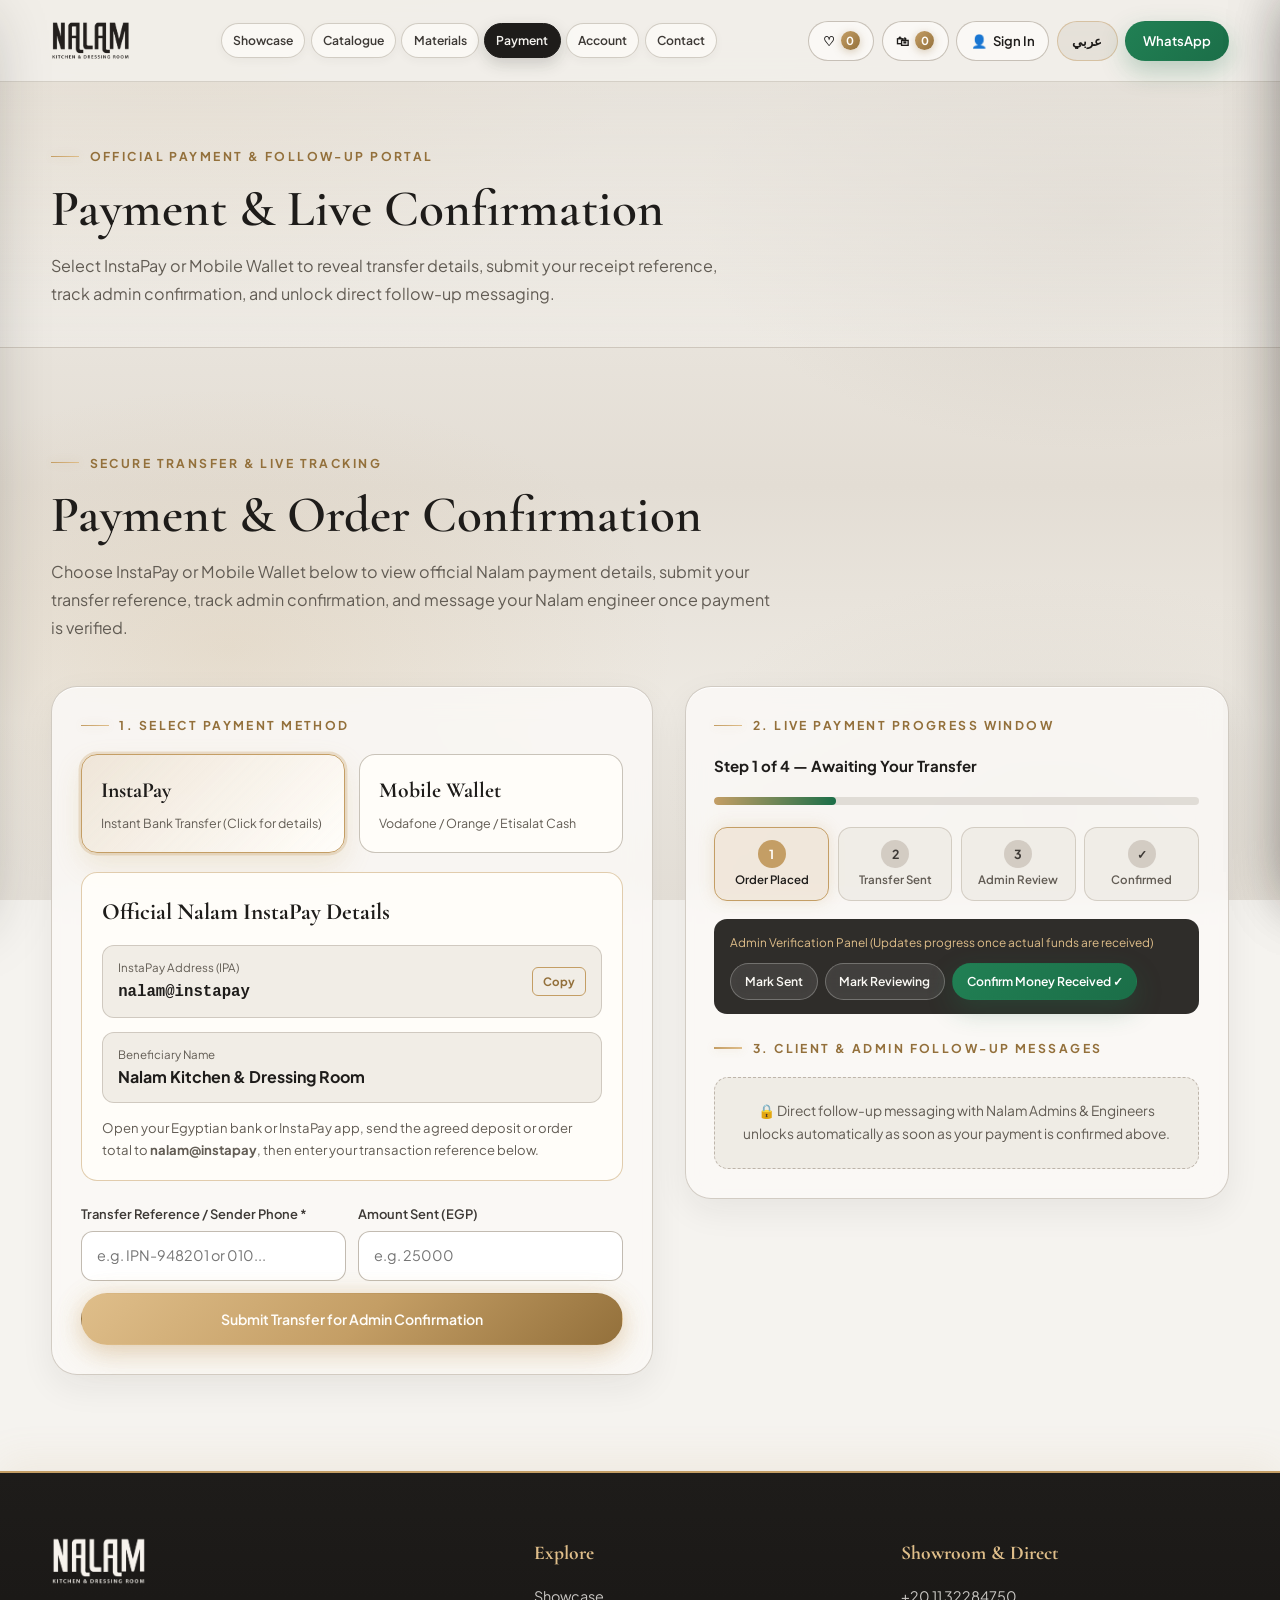
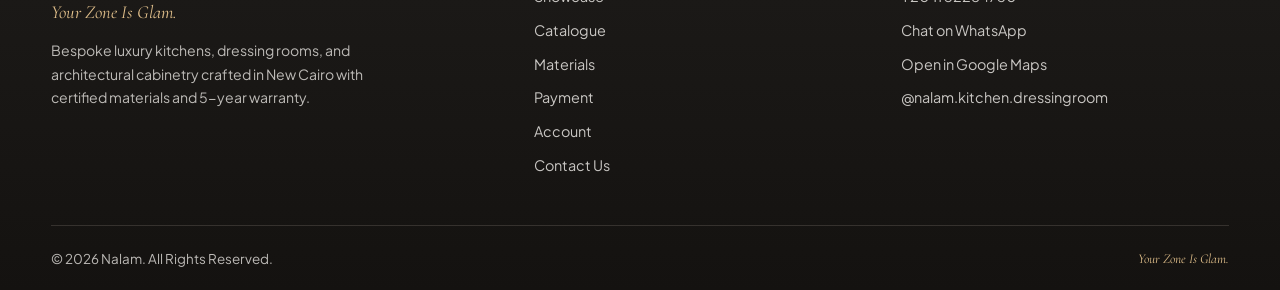
<file: payment.html>
<!DOCTYPE html>
<html lang="en" dir="ltr">
<head>
  <meta charset="UTF-8">
  <meta name="viewport" content="width=device-width, initial-scale=1.0">
  <title>Payment &amp; Order Progress — Nalam New Cairo</title>
  <meta name="description" content="Pay via InstaPay or Mobile Wallet, track Nalam admin payment confirmation, and message your engineer for project follow-up.">
  <meta property="og:type" content="website">
  <meta property="og:site_name" content="Nalam — Kitchen &amp; Dressing Room">
  <meta property="og:title" content="Payment &amp; Order Progress — Nalam New Cairo">
  <meta property="og:description" content="Official Nalam InstaPay &amp; Mobile Wallet payment hub with live admin confirmation progress and client follow-up messaging.">
  <meta property="og:image" content="assets/room-furnished.jpg">
  <meta property="og:url" content="https://nalam.eg/payment.html">
  <meta name="twitter:card" content="summary_large_image">
  <link rel="preconnect" href="https://fonts.googleapis.com">
  <link rel="preconnect" href="https://fonts.gstatic.com" crossorigin>
  <link href="https://fonts.googleapis.com/css2?family=Amiri:wght@400;700&family=Cairo:wght@400;500;600;700&family=Cormorant+Garamond:ital,wght@0,500;0,600;0,700;1,400;1,600&family=Plus+Jakarta+Sans:wght@400;500;600;700&display=swap" rel="stylesheet">
  <link rel="stylesheet" href="css/style.css">
  <!-- Meta Pixel Code (Replace YOUR_PIXEL_ID_HERE with your live Meta Pixel ID) -->
  <script>
    !function(f,b,e,v,n,t,s)
    {if(f.fbq)return;n=f.fbq=function(){n.callMethod?
    n.callMethod.apply(n,arguments):n.queue.push(arguments)};
    if(!f._fbq)f._fbq=n;n.push=n;n.loaded=!0;n.version='2.0';
    n.queue=[];t=b.createElement(e);t.async=!0;
    t.src=v;s=b.getElementsByTagName(e)[0];
    s.parentNode.insertBefore(t,s)}(window, document,'script',
    'https://connect.facebook.net/en_US/fbevents.js');
    // Replace 'YOUR_PIXEL_ID_HERE' below with your actual 15-16 digit Meta Pixel ID
    fbq('init', 'YOUR_PIXEL_ID_HERE');
    fbq('track', 'PageView');
  </script>
  <noscript>
    <img height="1" width="1" style="display:none" alt=""
         src="https://www.facebook.com/tr?id=YOUR_PIXEL_ID_HERE&amp;ev=PageView&amp;noscript=1">
  </noscript>
  <!-- End Meta Pixel Code -->
</head>
<body>
  <!-- Ambient Pebble & Champagne Floating Glow Layer -->
  <div class="ambient-glow-canvas" aria-hidden="true">
    <div class="glow-orb glow-orb-1"></div>
    <div class="glow-orb glow-orb-2"></div>
    <div class="glow-orb glow-orb-3"></div>
  </div>
  <!-- Sticky Pebble-Glass Header -->
  <header class="site-header" id="top">
    <div class="container header-inner">
      <div style="display:flex;align-items:center;gap:0.65rem;">
        <button type="button" class="menu-btn" id="mobileMenuBtn" aria-label="Open Menu" aria-expanded="false">&#9776;</button>
        <a href="index.html" class="brand-lockup" aria-label="Nalam Home">
          <img src="assets/logo.png" alt="Nalam — Kitchen &amp; Dressing Room" class="brand-logo">
          <span class="brand-divider" aria-hidden="true"></span>
          <span class="brand-slogan">Your Zone Is Glam.</span>
        </a>
      </div>

      <nav aria-label="Primary Navigation">
        <ul class="nav-links">
          <li><a href="index.html#showcase" data-i18n="nav_showcase">Showcase</a></li>
          <li><a href="index.html#catalogue" data-i18n="nav_catalogue">Catalogue</a></li>
          <li><a href="index.html#materials" data-i18n="nav_materials">Materials &amp; Hardware</a></li>
          <li><a href="#payment-hub" class="active" data-i18n="nav_payment">Payment &amp; Tracking</a></li>
          <li><a href="account.html" class="" data-i18n="nav_account">Account Hub</a></li>
          <li><a href="index.html#contact" class="" data-i18n="nav_contact">Contact Us</a></li>
        </ul>
      </nav>

      <div class="header-actions">
        <button type="button" class="btn-icon" data-open-wishlist aria-label="Wishlist">
          <span>&#9825;</span>
          <span class="badge-count" data-wish-badge>0</span>
        </button>
        <button type="button" class="btn-icon" data-open-cart aria-label="Shopping Cart">
          <span>&#128717;</span>
          <span class="badge-count" data-cart-badge>0</span>
        </button>
        <button type="button" class="btn-icon" data-open-auth aria-label="Account">
          <span data-header-avatar>&#128100;</span>
          <span class="btn-icon-label" data-account-label>Sign In</span>
        </button>
        <button type="button" class="lang-toggle" data-lang-toggle aria-label="Switch Language">
          <span data-i18n="lang_btn">عربي</span>
        </button>
        <a href="https://wa.me/201132284750" target="_blank" rel="noopener noreferrer" class="btn btn-wa header-wa" data-i18n="nav_wa">WhatsApp</a>
      </div>
    </div>
    <div class="page-scroll-bar" id="pageScrollBar"></div>
  </header>

  <!-- Mobile Drawer -->
  <div class="mobile-drawer-backdrop" id="mobileDrawerBackdrop"></div>
  <aside class="mobile-drawer" id="mobileDrawer" aria-label="Mobile Navigation">
    <div class="mobile-drawer-head">
      <img src="assets/logo.png" alt="Nalam" style="height:34px;width:auto;">
      <button type="button" class="drawer-close-btn" id="mobileDrawerCloseBtn" aria-label="Close Menu">&times;</button>
    </div>
    <ul>
      <li><a href="index.html#showcase" data-i18n="nav_showcase">Showcase</a></li>
      <li><a href="index.html#stages" data-i18n="nav_stages">Our Stages</a></li>
      <li><a href="index.html#catalogue" data-i18n="nav_catalogue">Catalogue</a></li>
      <li><a href="index.html#materials" data-i18n="nav_materials">Materials &amp; Hardware</a></li>
      <li><a href="#payment-hub" data-i18n="nav_payment">Payment &amp; Tracking</a></li>
      <li><a href="account.html" data-i18n="nav_account">Account Hub</a></li>
      <li><a href="index.html#contact" data-i18n="nav_contact">Contact Us</a></li>
    </ul>
    <button type="button" class="btn btn-outline" style="width:100%;" data-open-auth>
      <span data-account-label>Sign In</span>
    </button>
    <a href="https://wa.me/201132284750" target="_blank" rel="noopener noreferrer" class="btn btn-wa" style="width:100%;" data-i18n="nav_wa">WhatsApp</a>
  </aside>

  <section class="page-hero">
    <div class="container">
      <div class="eyebrow">OFFICIAL PAYMENT &amp; FOLLOW-UP PORTAL</div>
      <h1 class="section-title">Payment &amp; Live Confirmation</h1>
      <p class="section-subtitle" style="max-width:680px;">Select InstaPay or Mobile Wallet to reveal transfer details, submit your receipt reference, track admin confirmation, and unlock direct follow-up messaging.</p>
    </div>
  </section>

  <section id="payment-hub" class="section-pad">
    <div class="container" id="paymentHubRoot">
      <div class="section-header">
        <div class="eyebrow">SECURE TRANSFER &amp; LIVE TRACKING</div>
        <h2 class="section-title">Payment &amp; Order Confirmation</h2>
        <p class="section-subtitle">Choose InstaPay or Mobile Wallet below to view official Nalam payment details, submit your transfer reference, track admin confirmation, and message your Nalam engineer once payment is verified.</p>
      </div>

      <div class="hub-grid">
        <!-- Left: Payment Method Buttons & Details -->
        <div class="hub-card">
          <div class="eyebrow" style="margin-bottom:0;">1. Select Payment Method</div>
          <div class="pay-toggle-buttons">
            <button type="button" class="pay-big-btn active" data-pay-hub-btn="InstaPay">
              <strong>InstaPay</strong>
              <span>Instant Bank Transfer (Click for details)</span>
            </button>
            <button type="button" class="pay-big-btn" data-pay-hub-btn="Mobile Wallet">
              <strong>Mobile Wallet</strong>
              <span>Vodafone / Orange / Etisalat Cash</span>
            </button>
          </div>

          <!-- InstaPay Details Panel -->
          <div class="pay-detail-drawer" id="payHubInstaPanel">
            <h3 class="serif" style="font-size:1.45rem;">Official Nalam InstaPay Details</h3>
            <div class="pay-cred-row">
              <div><small style="display:block;font-size:0.72rem;color:var(--stone-muted);">InstaPay Address (IPA)</small><code dir="ltr">nalam@instapay</code></div>
              <button type="button" class="copy-btn" data-copy-text="nalam@instapay">Copy</button>
            </div>
            <div class="pay-cred-row">
              <div><small style="display:block;font-size:0.72rem;color:var(--stone-muted);">Beneficiary Name</small><strong>Nalam Kitchen &amp; Dressing Room</strong></div>
            </div>
            <p style="font-size:0.82rem;color:var(--stone-muted);">Open your Egyptian bank or InstaPay app, send the agreed deposit or order total to <strong>nalam@instapay</strong>, then enter your transaction reference below.</p>
          </div>

          <!-- Mobile Wallet Details Panel -->
          <div class="pay-detail-drawer" id="payHubWalletPanel" style="display:none;">
            <h3 class="serif" style="font-size:1.45rem;">Official Nalam Mobile Wallet Details</h3>
            <div class="pay-cred-row">
              <div><small style="display:block;font-size:0.72rem;color:var(--stone-muted);">Mobile Wallet Number</small><code dir="ltr">011 32284750</code></div>
              <button type="button" class="copy-btn" data-copy-text="01132284750">Copy</button>
            </div>
            <div class="pay-cred-row">
              <div><small style="display:block;font-size:0.72rem;color:var(--stone-muted);">Supported Wallets</small><strong>Vodafone Cash • Orange Cash • Etisalat Cash • WE Pay</strong></div>
            </div>
            <p style="font-size:0.82rem;color:var(--stone-muted);">Transfer from any Egyptian mobile wallet to <strong>011 32284750</strong>, keep your SMS confirmation number, and submit it below for admin verification.</p>
          </div>

          <!-- Submit Transfer Reference Form -->
          <form id="payTransferForm" style="display:grid;grid-template-columns:1fr 1fr;gap:0.75rem;margin-top:0.25rem;">
            <div class="form-group">
              <label for="payTransferRef">Transfer Reference / Sender Phone *</label>
              <input id="payTransferRef" type="text" required dir="ltr" placeholder="e.g. IPN-948201 or 010...">
            </div>
            <div class="form-group">
              <label for="payTransferAmount">Amount Sent (EGP)</label>
              <input id="payTransferAmount" type="number" min="0" dir="ltr" placeholder="e.g. 25000">
            </div>
            <div class="form-group full">
              <button type="submit" class="btn btn-gold" style="width:100%;">Submit Transfer for Admin Confirmation</button>
            </div>
          </form>
        </div>

        <!-- Right: Live Payment Progress Window & Client-Admin Follow-Up Messaging -->
        <div class="hub-card">
          <div class="eyebrow" style="margin-bottom:0;">2. Live Payment Progress Window</div>
          <div style="font-weight:700;font-size:0.94rem;color:var(--charcoal);" id="payStatusText">Step 1 of 4 — Awaiting Your Transfer</div>
          <div class="progress-bar-track"><div class="progress-bar-fill" id="payProgressFill"></div></div>

          <div class="progress-steps">
            <div class="progress-step current" data-pay-step="1"><div class="progress-step-num">1</div><span>Order Placed</span></div>
            <div class="progress-step" data-pay-step="2"><div class="progress-step-num">2</div><span>Transfer Sent</span></div>
            <div class="progress-step" data-pay-step="3"><div class="progress-step-num">3</div><span>Admin Review</span></div>
            <div class="progress-step" data-pay-step="4"><div class="progress-step-num">&#10003;</div><span>Confirmed</span></div>
          </div>

          <!-- Admin Confirmation Controls (For Testing / Staff Verification) -->
          <div class="admin-control-bar">
            <small>Admin Verification Panel (Updates progress once actual funds are received)</small>
            <div class="admin-btn-row">
              <button type="button" class="btn btn-outline" style="background:rgba(255,255,255,0.1);color:#FAF8F4;border-color:rgba(255,255,255,0.25);" data-admin-set-step="2">Mark Sent</button>
              <button type="button" class="btn btn-outline" style="background:rgba(255,255,255,0.1);color:#FAF8F4;border-color:rgba(255,255,255,0.25);" data-admin-set-step="3">Mark Reviewing</button>
              <button type="button" class="btn btn-wa" data-admin-set-step="4">Confirm Money Received &#10003;</button>
            </div>
          </div>

          <!-- Follow-Up Messaging Section (Unlocks when Payment is Confirmed) -->
          <div class="eyebrow" style="margin-bottom:0;margin-top:0.35rem;">3. Client &amp; Admin Follow-Up Messages</div>
          <div class="chat-locked-banner" id="payChatLocked">
            &#128274; Direct follow-up messaging with Nalam Admins &amp; Engineers unlocks automatically as soon as your payment is confirmed above.
          </div>

          <div class="chat-window" id="payChatUnlocked" style="display:none;">
            <div class="chat-messages" id="payChatMessages"></div>
            <form class="chat-compose" id="payChatForm">
              <select id="payChatSender" style="padding:0.55rem 0.75rem;border-radius:999px;border:1px solid rgba(181,172,160,0.85);background:#FFF;font-size:0.78rem;">
                <option value="client">Send as Client</option>
                <option value="admin">Send as Nalam Admin</option>
              </select>
              <input id="payChatInput" type="text" placeholder="Write a follow-up message (measurements, delivery date, finishes)..." required>
              <button type="submit" class="btn btn-primary" style="padding:0.62rem 1.1rem;">Send</button>
            </form>
          </div>
        </div>
      </div>
    </div>
  </section>
  <!-- Global Footer -->
  <footer class="site-footer">
    <div class="container">
      <div class="footer-grid">
        <div>
          <img src="assets/logo-light.png" alt="Nalam — Kitchen &amp; Dressing Room" class="footer-logo" loading="lazy">
          <div class="footer-slogan">Your Zone Is Glam.</div>
          <p class="footer-desc" data-i18n="footer_desc">Bespoke luxury kitchens, dressing rooms, and architectural cabinetry crafted in New Cairo with certified materials and 5-year warranty.</p>
        </div>

        <div class="footer-col">
          <h4 data-i18n="footer_nav_title">Explore</h4>
          <ul class="footer-links">
            <li><a href="index.html#showcase" data-i18n="nav_showcase">Showcase</a></li>
            <li><a href="index.html#catalogue" data-i18n="nav_catalogue">Catalogue</a></li>
            <li><a href="index.html#materials" data-i18n="nav_materials">Materials &amp; Hardware</a></li>
            <li><a href="payment.html" data-i18n="nav_payment">Payment &amp; Tracking</a></li>
            <li><a href="account.html" data-i18n="nav_account">Account Hub</a></li>
            <li><a href="index.html#contact" data-i18n="footer_contact_page">Contact Us</a></li>
          </ul>
        </div>

        <div class="footer-col">
          <h4 data-i18n="footer_contact_title">Showroom &amp; Direct</h4>
          <ul class="footer-links">
            <li><a href="tel:+201132284750" dir="ltr">+20 11 32284750</a></li>
            <li><a href="https://wa.me/201132284750" target="_blank" rel="noopener noreferrer" data-i18n="btn_wa_direct">Chat on WhatsApp</a></li>
            <li><a href="https://maps.app.goo.gl/vt4eZUMmj4ZkwLQM6" target="_blank" rel="noopener noreferrer" data-i18n="btn_maps">Open in Google Maps</a></li>
            <li><a href="https://www.instagram.com/nalam.kitchen.dressingroom/" target="_blank" rel="noopener noreferrer">@nalam.kitchen.dressingroom</a></li>
          </ul>
        </div>
      </div>

      <div class="footer-bottom">
        <span>© 2026 Nalam. All Rights Reserved.</span>
        <span style="font-family:var(--font-serif);font-style:italic;color:var(--glow-light);">Your Zone Is Glam.</span>
      </div>
    </div>
  </footer>
  <!-- Professional Split Auth Modal (Clean Photo Left — Zero Stretched Logo — Mobile Scrollable) -->
  <div class="modal-backdrop" id="authModal" role="dialog" aria-modal="true" aria-label="Nalam Account">
    <div class="auth-panel auth-split">
      <button type="button" class="modal-close" id="authCloseBtn" aria-label="Close">&times;</button>

      <!-- Left Architectural Photo (No Logo Overlay) -->
      <div class="auth-photo-col">
        <img src="assets/room-furnished.jpg" alt="Nalam Bespoke Luxury Kitchen" loading="lazy">
        <div class="auth-photo-caption">
          <strong>Your Zone Is Glam.</strong>
          <span>New Cairo Showroom • Daily 11:00 AM – 8:00 PM</span>
        </div>
      </div>

      <!-- Right Scrollable Auth Form Column -->
      <div class="auth-body-col">
        <div class="auth-header">
          <h3 data-i18n="auth_welcome">Welcome to Nalam</h3>
          <div class="auth-perks">
            <span class="auth-perk-pill" data-i18n="auth_perk_1">Saved Cart &amp; Wishlist</span>
            <span class="auth-perk-pill" data-i18n="auth_perk_2">Payment &amp; Engineer Chat</span>
            <span class="auth-perk-pill" data-i18n="auth_perk_3">Custom Avatar &amp; Profile</span>
          </div>
        </div>

        <div class="auth-banner" id="authBanner"></div>
        <div class="auth-error-msg" id="authErrorMsg" role="alert"></div>

        <div class="auth-tabs" id="authTabsWrap">
          <button type="button" class="auth-tab active" data-auth-tab="signin" data-i18n="auth_signin_tab">Sign In</button>
          <button type="button" class="auth-tab" data-auth-tab="signup" data-i18n="auth_signup_tab">Create Account</button>
        </div>

        <!-- Sign In Form -->
        <form id="authSigninForm" class="auth-form">
          <div class="form-group full">
            <label for="siEmail" data-i18n="auth_email">Email Address *</label>
            <input id="siEmail" type="email" required dir="ltr" autocomplete="email" placeholder="name@example.com">
          </div>
          <div class="form-group full">
            <label for="siPass" data-i18n="auth_password">Password</label>
            <div class="pass-input-wrap">
              <input id="siPass" type="password" required minlength="4" autocomplete="current-password" placeholder="••••••">
              <button type="button" class="pass-toggle-btn" data-pass-toggle="siPass" data-i18n="auth_show">Show</button>
            </div>
          </div>
          <div class="form-group full auth-helper-row">
            <a href="tel:+201132284750" dir="ltr" style="font-size:0.76rem;color:var(--stone-muted);">+20 11 32284750</a>
            <button type="button" class="auth-link-btn" id="authForgotBtn" data-i18n="auth_forgot">Forgot password?</button>
          </div>
          <div class="form-group full">
            <button type="submit" class="btn btn-primary" style="width:100%;" data-i18n="auth_signin_btn">Sign In to Nalam</button>
          </div>
        </form>

        <!-- Create Account Form (First & Last Name Letters-Only, Email Verification, Other Gov, 4 Floors, Required Terms) -->
        <form id="authSignupForm" class="auth-form" style="display:none;">
          <div class="form-group">
            <label for="suFirstName" data-i18n="auth_first_name">First Name *</label>
            <input id="suFirstName" type="text" required autocomplete="given-name" placeholder="Ahmed">
          </div>
          <div class="form-group">
            <label for="suLastName" data-i18n="auth_last_name">Last Name *</label>
            <input id="suLastName" type="text" required autocomplete="family-name" placeholder="Hassan">
          </div>
          <div class="form-group full">
            <label for="suEmail" data-i18n="auth_email">Email Address *</label>
            <div class="email-verify-row">
              <input id="suEmail" type="email" required dir="ltr" autocomplete="email" placeholder="name@example.com">
              <button type="button" class="email-verify-btn" id="suSendVerifyBtn" data-i18n="auth_verify_btn">Verify Email</button>
            </div>
            <div class="verify-code-box" id="suVerifyBox">
              <span class="verify-code-hint" id="suVerifyHint"></span>
              <div class="email-verify-row">
                <input id="suVerifyCode" type="text" inputmode="numeric" maxlength="6" dir="ltr" data-i18n-placeholder="auth_verify_code_ph" placeholder="Enter 6-digit code">
                <button type="button" class="email-verify-btn" id="suConfirmVerifyBtn" data-i18n="auth_verify_confirm">Confirm Code</button>
              </div>
            </div>
          </div>
          <div class="form-group">
            <label for="suPhone" data-i18n="auth_phone">Phone / WhatsApp *</label>
            <input id="suPhone" type="tel" required dir="ltr" autocomplete="tel" placeholder="01X XXXX XXXX">
          </div>
          <div class="form-group">
            <label for="suPass" data-i18n="auth_password">Password</label>
            <div class="pass-input-wrap">
              <input id="suPass" type="password" required minlength="4" autocomplete="new-password" placeholder="••••••">
              <button type="button" class="pass-toggle-btn" data-pass-toggle="suPass" data-i18n="auth_show">Show</button>
            </div>
            <div class="pass-strength-track"><div class="pass-strength-fill" id="suPassStrength"></div></div>
          </div>
          <div class="form-group">
            <label for="suGov" data-i18n="auth_gov">Governorate</label>
            <select id="suGov">
              <option value="Cairo" data-i18n="auth_gov_cairo">Cairo Governorate</option>
              <option value="Giza" data-i18n="auth_gov_giza">Giza Governorate</option>
              <option value="Other" data-i18n="auth_gov_other">Other</option>
            </select>
          </div>
          <div class="form-group">
            <label for="suFloor" data-i18n="auth_floor">Building Floor Level</label>
            <select id="suFloor" data-floor-select></select>
          </div>
          <div class="form-group full">
            <label for="suAddress" data-i18n="auth_address">Delivery Area / Street Address</label>
            <input id="suAddress" type="text" required autocomplete="street-address">
          </div>
          <div class="form-group full">
            <label class="terms-check-row">
              <input type="checkbox" id="suTermsCheck" required>
              <span><span data-i18n="auth_terms_prefix">I agree to Nalam’s </span><button type="button" class="terms-link-btn" data-open-terms data-i18n="auth_terms_link">Terms &amp; Services</button></span>
            </label>
          </div>
          <div class="form-group full">
            <button type="submit" class="btn btn-gold" style="width:100%;" data-i18n="auth_signup_btn">Create My Nalam Account</button>
          </div>
        </form>

        <!-- Signed-In Quick Profile Form -->
        <form id="authProfileForm" class="auth-form" style="display:none;">
          <div class="profile-hero-card">
            <div class="profile-avatar" id="profAvatar">NL</div>
            <div class="profile-meta">
              <h3 data-i18n="auth_profile_title">My Nalam Account</h3>
              <p id="profEmailLabel"></p>
            </div>
          </div>
          <div class="form-group">
            <label for="profFirstName" data-i18n="auth_first_name">First Name *</label>
            <input id="profFirstName" type="text" required>
          </div>
          <div class="form-group">
            <label for="profLastName" data-i18n="auth_last_name">Last Name *</label>
            <input id="profLastName" type="text" required>
          </div>
          <div class="form-group">
            <label for="profPhone" data-i18n="auth_phone">Phone / WhatsApp *</label>
            <input id="profPhone" type="tel" required dir="ltr">
          </div>
          <div class="form-group">
            <label for="profGov" data-i18n="auth_gov">Governorate</label>
            <select id="profGov">
              <option value="Cairo" data-i18n="auth_gov_cairo">Cairo Governorate</option>
              <option value="Giza" data-i18n="auth_gov_giza">Giza Governorate</option>
              <option value="Other" data-i18n="auth_gov_other">Other</option>
            </select>
          </div>
          <div class="form-group full">
            <label for="profFloor" data-i18n="auth_floor">Building Floor Level</label>
            <select id="profFloor" data-floor-select></select>
          </div>
          <div class="form-group full">
            <label for="profAddress" data-i18n="auth_address">Delivery Area / Street Address</label>
            <input id="profAddress" type="text" required>
          </div>
          <div class="form-group full" style="display:flex;gap:0.55rem;flex-wrap:wrap;">
            <button type="submit" class="btn btn-primary" style="flex:1;" data-i18n="auth_save_profile">Save Account Details</button>
            <a href="account.html" class="btn btn-gold" style="flex:1;" data-i18n="auth_open_hub">Open Full Account Hub</a>
          </div>
          <div class="form-group full">
            <button type="button" class="btn btn-outline" id="authSignoutBtn" style="width:100%;" data-i18n="auth_signout_btn">Sign Out</button>
          </div>
        </form>
      </div>
    </div>
  </div>

  <!-- Terms & Services Modal -->
  <div class="modal-backdrop" id="termsModal" role="dialog" aria-modal="true" aria-label="Nalam Terms and Services">
    <div class="terms-panel">
      <button type="button" class="modal-close" id="termsCloseBtn" aria-label="Close">&times;</button>
      <div class="eyebrow">NALAM ONLINE STORE POLICIES</div>
      <h2 class="section-title" style="font-size:1.95rem;margin-bottom:0.35rem;">Terms &amp; Services</h2>
      <p style="font-size:0.86rem;color:var(--stone-muted);">Please review Nalam’s online ordering, pricing, and warranty terms before creating your account.</p>

      <div class="terms-list">
        <div class="terms-item">
          <h4>1. Custom Orders &amp; Specifications</h4>
          <p>All Nalam kitchens, dressing rooms, and bespoke furniture units are crafted to approved dimensions, materials, and finishes. Final site measurements are confirmed by Nalam engineers prior to factory production.</p>
        </div>
        <div class="terms-item">
          <h4>2. Pricing, Payments &amp; Verification</h4>
          <p>Orders placed via InstaPay or Mobile Wallet are confirmed once Nalam’s finance team verifies actual receipt of funds. Flat-rate 5,000 EGP delivery &amp; installation covers Cairo &amp; Giza up to the 2nd floor; higher floors are calculated upon confirmation.</p>
        </div>
        <div class="terms-item highlight">
          <h4>3. Technical Errors, Pricing Glitches &amp; System Misuse</h4>
          <p>Nalam reserves the right to cancel, refuse, or correct any order placed due to typographical errors, pricing inaccuracies, software bugs, or unintended technical malfunctions on the website. The company assumes no responsibility or liability for orders resulting from the exploitation or abuse of website bugs, glitches, or unauthorized system errors.</p>
        </div>
        <div class="terms-item">
          <h4>4. 5-Year Warranty &amp; After-Sales Support</h4>
          <p>Eligible Nalam cabinetry and motion hardware (Turkish SAMET hinges &amp; Italian FGV runners) are covered by our 5-year structural and hardware warranty against manufacturing defects, with maintenance available on request.</p>
        </div>
        <div class="terms-item">
          <h4>5. Account Security &amp; Privacy</h4>
          <p>You are responsible for providing accurate personal and delivery details. Customer contact and order information is used solely for quotation, delivery coordination, and after-sales follow-up.</p>
        </div>
      </div>

      <div style="display:flex;gap:0.65rem;margin-top:1.2rem;justify-content:flex-end;">
        <button type="button" class="btn btn-gold" id="termsAcceptBtn">I Understand &amp; Agree</button>
      </div>
    </div>
  </div>

  <!-- Slide-Over Professional Checkout Cart & Wishlist Drawers -->
  <div class="side-drawer-backdrop" id="sideDrawerBackdrop"></div>

  <aside class="side-drawer" id="cartDrawer" aria-label="Shopping Cart">
    <div class="side-drawer-head">
      <h3 data-i18n="cart_title">Your Shopping Cart</h3>
      <button type="button" class="drawer-close-btn" data-close-side-drawer aria-label="Close">&times;</button>
    </div>
    <div class="checkout-trust-bar" data-i18n="cart_trust">5-Year Warranty • Flat-Rate Cairo &amp; Giza Delivery • Direct WhatsApp Confirmation</div>

    <div class="side-drawer-scroll">
      <div class="side-drawer-body" id="cartDrawerBody"></div>

      <div class="side-drawer-foot" id="cartDrawerFoot">
        <div class="flat-rate-badge" id="cartFlatRateBadge" style="display:none;"></div>
        <div class="delivery-empty-note" id="cartEmptyDeliveryNote" style="display:none;"></div>

        <!-- Cleanly Contained Customer, Delivery & Payment Cards -->
        <div id="cartCheckoutFormWrap" style="display:none;flex-direction:column;gap:0.75rem;">
          <div class="checkout-card-box">
            <div class="checkout-section-title" data-i18n="checkout_details_title">Customer &amp; Delivery Details</div>
            <div class="checkout-form-grid">
              <div class="checkout-field">
                <label for="checkoutName" data-i18n="checkout_name_lbl">Customer Name *</label>
                <input id="checkoutName" type="text" required data-i18n-placeholder="checkout_name_ph" placeholder="Full Name">
              </div>
              <div class="checkout-field">
                <label for="checkoutPhone" data-i18n="checkout_phone_lbl">Phone / WhatsApp *</label>
                <input id="checkoutPhone" type="tel" required dir="ltr" data-i18n-placeholder="checkout_phone_ph" placeholder="01X XXXX XXXX">
              </div>
              <div class="checkout-field">
                <label for="checkoutGov" data-i18n="checkout_gov_lbl">Governorate *</label>
                <select id="checkoutGov" required>
                  <option value="Cairo" data-i18n="auth_gov_cairo">Cairo Governorate</option>
                  <option value="Giza" data-i18n="auth_gov_giza">Giza Governorate</option>
                  <option value="Other" data-i18n="auth_gov_other">Other</option>
                </select>
              </div>
              <div class="checkout-field">
                <label for="checkoutFloor" data-i18n="checkout_floor_lbl">Floor Number *</label>
                <select id="checkoutFloor" data-floor-select required></select>
              </div>
              <div class="checkout-field full">
                <label for="checkoutAddress" data-i18n="checkout_area_lbl">Compound / Street Address (Optional)</label>
                <input id="checkoutAddress" type="text" data-i18n-placeholder="checkout_area_ph" placeholder="e.g. Fifth Settlement, Madinaty, Sheikh Zayed">
              </div>
            </div>
          </div>

          <div class="checkout-card-box">
            <div class="checkout-section-title" data-i18n="checkout_pay_title">Payment Method *</div>
            <div class="pay-method-grid">
              <label class="pay-card-option selected">
                <input type="radio" name="checkoutPayMethod" value="InstaPay" checked>
                <strong data-i18n="pay_instapay_title">InstaPay</strong>
                <span data-i18n="pay_instapay_sub">Instant Bank Transfer</span>
              </label>
              <label class="pay-card-option">
                <input type="radio" name="checkoutPayMethod" value="Mobile Wallet">
                <strong data-i18n="pay_wallet_title">Mobile Wallet</strong>
                <span data-i18n="pay_wallet_sub">Vodafone / Orange / Etisalat</span>
              </label>
            </div>
            <div class="instapay-pill" id="checkoutInstapayBox">
              <span><strong data-i18n="modal_instapay_lbl">InstaPay Address:</strong> <code id="checkoutInstapayHandle">nalam@instapay</code></span>
              <button type="button" class="copy-btn" id="copyCheckoutInstapayBtn" data-i18n="modal_copy">Copy</button>
            </div>
          </div>

          <div class="checkout-error-msg" id="checkoutErrorMsg" role="alert"></div>
        </div>

        <div class="order-summary-card">
          <div class="summary-row">
            <span data-i18n="subtotal_lbl">Items Subtotal</span>
            <strong id="cartSubtotalVal">0 EGP</strong>
          </div>
          <div class="summary-row">
            <span id="cartDeliveryLbl" data-i18n="delivery_lbl">Delivery</span>
            <strong id="cartDeliveryBaseVal">0 EGP</strong>
          </div>
          <div class="summary-row" id="cartFloorRow" style="display:none;">
            <span data-i18n="delivery_floor_lbl">Higher Floor Delivery Fee</span>
            <strong id="cartFloorFeeVal">Included (Up to 2nd Floor)</strong>
          </div>
          <div class="summary-row total">
            <span data-i18n="grand_total_lbl">Estimated Total</span>
            <span id="cartGrandTotalVal">0 EGP</span>
          </div>
        </div>

        <button type="button" class="btn btn-wa" id="cartCheckoutBtn" style="width:100%;display:none;" data-i18n="checkout_btn">Confirm Order &amp; Send via WhatsApp</button>
        <a href="payment.html" class="btn btn-outline" id="cartPayHubLink" style="width:100%;display:none;" data-i18n="checkout_open_pay_hub">Open Payment &amp; Tracking Page</a>
      </div>
    </div>
  </aside>

  <aside class="side-drawer" id="wishlistDrawer" aria-label="Wishlist">
    <div class="side-drawer-head">
      <h3 data-i18n="wish_title">Your Wishlist</h3>
      <button type="button" class="drawer-close-btn" data-close-side-drawer aria-label="Close">&times;</button>
    </div>
    <div class="side-drawer-scroll">
      <div class="side-drawer-body" id="wishlistDrawerBody"></div>
    </div>
  </aside>

  <!-- Toast Notification -->
  <div class="toast" id="nalamToast" role="status" aria-live="polite"></div>
  <script src="js/products.js"></script>
  <script src="js/main.js"></script>
</body>
</html>
</file>
<file: css/style.css>
/* ==========================================================================
   NALAM — Luxury Custom Furniture, Kitchens & Dressing Rooms
   Warm Pebble & Champagne Glow Architectural Storefront (EN / AR RTL Ready)
   ========================================================================== */

:root {
  /* Pebble Architectural Palette */
  --pebble-lightest: #F5F3EF;
  --pebble-cream: #ECE8E1;
  --pebble-base: #DFD9D0;
  --pebble-mid: #CFC8BC;
  --pebble-deep: #B5ACA0;
  --pebble-card: rgba(251, 249, 246, 0.86);
  --pebble-card-solid: #FBF9F6;
  --pebble-glass: rgba(244, 241, 236, 0.84);

  /* Ink & Contrast */
  --charcoal: #1E1C1A;
  --charcoal-soft: #3D3935;
  --stone-muted: #625C54;

  /* Champagne Ambient Glow Accents */
  --glow-gold: #C49E65;
  --glow-light: #DFBE8A;
  --glow-dark: #93703B;
  --glow-aura: rgba(196, 158, 101, 0.30);
  --glow-aura-soft: rgba(196, 158, 101, 0.14);
  --wa-green: #1B6E48;
  --wa-green-hover: #145838;
  --danger: #B33A3A;

  /* Legacy aliases for seamless compatibility */
  --bg-cream: var(--pebble-lightest);
  --bg-card: var(--pebble-card-solid);
  --espresso: var(--charcoal);
  --espresso-soft: var(--charcoal-soft);
  --espresso-muted: var(--stone-muted);
  --gold: var(--glow-gold);
  --gold-light: var(--glow-light);
  --gold-dark: var(--glow-dark);
  --taupe: var(--pebble-deep);

  /* Elevation & Glows */
  --shadow-card: 0 12px 34px rgba(30, 28, 26, 0.065), 0 1px 0 rgba(255, 255, 255, 0.8) inset;
  --shadow-hover: 0 24px 56px rgba(30, 28, 26, 0.13), 0 0 32px rgba(196, 158, 101, 0.22);
  --shadow-glow: 0 0 42px rgba(196, 158, 101, 0.26), 0 20px 55px rgba(30, 28, 26, 0.14);

  --radius-sm: 12px;
  --radius-md: 18px;
  --radius-lg: 26px;

  --font-serif: 'Cormorant Garamond', Georgia, 'Times New Roman', serif;
  --font-sans: 'Plus Jakarta Sans', -apple-system, BlinkMacSystemFont, 'Segoe UI', sans-serif;
  --font-ar: 'Cairo', 'Tajawal', sans-serif;
  --font-ar-serif: 'Amiri', 'Cairo', serif;
  --header-h: 82px;
  --transition: 0.38s cubic-bezier(0.22, 1, 0.36, 1);
}

*, *::before, *::after {
  box-sizing: border-box;
  margin: 0;
  padding: 0;
}

html {
  scroll-behavior: smooth;
  font-size: 16px;
  background: var(--pebble-lightest);
  color: var(--charcoal);
}

body {
  position: relative;
  font-family: var(--font-sans);
  background:
    radial-gradient(ellipse 60% 45% at 14% 8%, rgba(223, 190, 138, 0.22) 0%, transparent 58%),
    radial-gradient(ellipse 55% 45% at 86% 24%, rgba(181, 172, 160, 0.28) 0%, transparent 58%),
    radial-gradient(ellipse 60% 50% at 18% 72%, rgba(196, 158, 101, 0.15) 0%, transparent 58%),
    radial-gradient(ellipse 50% 40% at 82% 88%, rgba(207, 200, 188, 0.32) 0%, transparent 60%),
    linear-gradient(180deg, #F5F3EF 0%, #ECE8E1 26%, #E3DDD4 54%, #EEEAE3 80%, #E7E2DA 100%);
  background-attachment: fixed;
  color: var(--charcoal);
  line-height: 1.65;
  overflow-x: clip;
  -webkit-font-smoothing: antialiased;
}

/* Floating Ambient Pebble-Champagne Glow Orbs */
.ambient-glow-canvas {
  position: fixed;
  inset: 0;
  pointer-events: none;
  z-index: -1;
  overflow: hidden;
}

.glow-orb {
  position: absolute;
  border-radius: 50%;
  filter: blur(85px);
  opacity: 0.48;
  will-change: transform;
}

.glow-orb-1 {
  width: 440px;
  height: 440px;
  top: -120px;
  inset-inline-start: -100px;
  background: radial-gradient(circle, rgba(223, 190, 138, 0.55) 0%, transparent 72%);
  animation: floatOrbA 18s ease-in-out infinite;
}

.glow-orb-2 {
  width: 520px;
  height: 520px;
  top: 38%;
  inset-inline-end: -160px;
  background: radial-gradient(circle, rgba(196, 158, 101, 0.35) 0%, transparent 70%);
  animation: floatOrbB 22s ease-in-out infinite;
}

.glow-orb-3 {
  width: 380px;
  height: 380px;
  bottom: -100px;
  inset-inline-start: 22%;
  background: radial-gradient(circle, rgba(181, 172, 160, 0.45) 0%, transparent 70%);
  animation: floatOrbA 25s ease-in-out infinite reverse;
}

@keyframes floatOrbA {
  0%, 100% { transform: translate3d(0, 0, 0) scale(1); }
  50% { transform: translate3d(32px, 26px, 0) scale(1.08); }
}

@keyframes floatOrbB {
  0%, 100% { transform: translate3d(0, 0, 0) scale(1); }
  50% { transform: translate3d(-36px, -28px, 0) scale(1.06); }
}



html[dir="rtl"] body {
  font-family: var(--font-ar);
}

html[dir="rtl"] h1,
html[dir="rtl"] h2,
html[dir="rtl"] h3,
html[dir="rtl"] .serif {
  font-family: var(--font-ar-serif);
  letter-spacing: 0;
}

img, video {
  max-width: 100%;
  display: block;
}

a {
  color: inherit;
  text-decoration: none;
}

button, input, select, textarea {
  font: inherit;
  color: inherit;
}

.container {
  width: min(1260px, 92%);
  margin-inline: auto;
}

.serif {
  font-family: var(--font-serif);
}

/* Scroll Reveal Animations */
[data-reveal] {
  opacity: 0;
  transform: translateY(28px);
  transition: opacity 0.72s cubic-bezier(0.22, 1, 0.36, 1), transform 0.72s cubic-bezier(0.22, 1, 0.36, 1);
  transition-delay: var(--reveal-delay, 0ms);
}

[data-reveal].revealed {
  opacity: 1;
  transform: translateY(0);
}

.eyebrow {
  display: inline-flex;
  align-items: center;
  gap: 0.65rem;
  font-size: 0.76rem;
  font-weight: 700;
  letter-spacing: 0.2em;
  text-transform: uppercase;
  color: var(--glow-dark);
  margin-bottom: 0.85rem;
}

html[dir="rtl"] .eyebrow {
  letter-spacing: 0.03em;
  text-transform: none;
  font-size: 0.88rem;
}

.eyebrow::before {
  content: '';
  width: 28px;
  height: 1.5px;
  background: linear-gradient(90deg, var(--glow-gold), var(--glow-light));
  box-shadow: 0 0 8px var(--glow-aura);
}

.section-header {
  max-width: 720px;
  margin-bottom: 2.75rem;
}

.section-header.centered {
  margin-inline: auto;
  text-align: center;
}

.section-header.centered .eyebrow {
  justify-content: center;
}

.section-header.centered .eyebrow::after {
  content: '';
  width: 28px;
  height: 1.5px;
  background: linear-gradient(90deg, var(--glow-light), var(--glow-gold));
  box-shadow: 0 0 8px var(--glow-aura);
}

.section-title {
  font-family: var(--font-serif);
  font-size: clamp(2rem, 4vw, 3.25rem);
  font-weight: 600;
  line-height: 1.14;
  color: var(--charcoal);
  margin-bottom: 0.85rem;
}

.section-subtitle {
  font-size: 1.01rem;
  color: var(--stone-muted);
  line-height: 1.72;
}

.section-pad {
  padding-block: clamp(4.2rem, 7.5vw, 6.8rem);
}

/* ==========================================================================
   Buttons with Luminous Sheen & Glow Hover
   ========================================================================== */
.btn {
  position: relative;
  overflow: hidden;
  display: inline-flex;
  align-items: center;
  justify-content: center;
  gap: 0.5rem;
  padding: 0.84rem 1.48rem;
  border-radius: 999px;
  font-size: 0.88rem;
  font-weight: 600;
  border: 1px solid transparent;
  cursor: pointer;
  transition: transform var(--transition), background var(--transition), border-color var(--transition), box-shadow var(--transition), color var(--transition);
  white-space: nowrap;
}

.btn::after {
  content: '';
  position: absolute;
  top: 0;
  left: -120%;
  width: 70%;
  height: 100%;
  background: linear-gradient(105deg, transparent 20%, rgba(255, 255, 255, 0.34) 50%, transparent 80%);
  transform: skewX(-20deg);
  transition: left 0.65s ease;
  pointer-events: none;
}

.btn:hover::after {
  left: 150%;
}

.btn:hover {
  transform: translateY(-2px);
}

.btn:active {
  transform: translateY(0);
}

.btn-primary {
  background: linear-gradient(135deg, #272421 0%, #171513 100%);
  color: #FAF8F4;
  box-shadow: 0 10px 26px rgba(30, 28, 26, 0.22), 0 0 18px rgba(196, 158, 101, 0.18);
}

.btn-primary:hover {
  background: linear-gradient(135deg, #35312D 0%, #1F1D1B 100%);
  box-shadow: 0 14px 32px rgba(30, 28, 26, 0.26), 0 0 26px rgba(196, 158, 101, 0.34);
}

.btn-gold {
  background: linear-gradient(135deg, var(--glow-light) 0%, var(--glow-gold) 52%, var(--glow-dark) 100%);
  color: #FFFDF9;
  box-shadow: 0 10px 28px rgba(196, 158, 101, 0.35), 0 0 22px rgba(223, 190, 138, 0.3);
}

.btn-gold:hover {
  box-shadow: 0 14px 36px rgba(196, 158, 101, 0.48), 0 0 32px rgba(223, 190, 138, 0.45);
}

.btn-outline {
  background: rgba(251, 249, 246, 0.8);
  backdrop-filter: blur(8px);
  border-color: rgba(181, 172, 160, 0.85);
  color: var(--charcoal);
}

.btn-outline:hover {
  border-color: var(--glow-gold);
  background: rgba(255, 253, 249, 0.96);
  box-shadow: 0 8px 22px rgba(196, 158, 101, 0.2);
}

.btn-wa {
  background: linear-gradient(135deg, #218054 0%, var(--wa-green) 100%);
  color: #FFFFFF;
  box-shadow: 0 10px 26px rgba(27, 110, 72, 0.28);
}

.btn-wa:hover {
  background: linear-gradient(135deg, #25915F 0%, var(--wa-green-hover) 100%);
  box-shadow: 0 14px 34px rgba(27, 110, 72, 0.38), 0 0 24px rgba(37, 145, 95, 0.28);
}

.btn-icon {
  position: relative;
  display: inline-flex;
  align-items: center;
  justify-content: center;
  gap: 0.38rem;
  height: 40px;
  padding: 0 0.85rem;
  border-radius: 999px;
  background: rgba(251, 249, 246, 0.88);
  border: 1px solid rgba(181, 172, 160, 0.72);
  color: var(--charcoal);
  font-size: 0.82rem;
  font-weight: 600;
  cursor: pointer;
  transition: var(--transition);
}

.btn-icon:hover {
  border-color: var(--glow-gold);
  background: #FFFDFB;
  box-shadow: 0 6px 18px rgba(196, 158, 101, 0.22);
  transform: translateY(-1px);
}

.badge-count {
  min-width: 19px;
  height: 19px;
  padding: 0 5px;
  border-radius: 999px;
  background: linear-gradient(135deg, var(--glow-gold), var(--glow-dark));
  color: #FFFDF9;
  font-size: 0.7rem;
  font-weight: 700;
  display: inline-flex;
  align-items: center;
  justify-content: center;
  box-shadow: 0 2px 8px rgba(147, 112, 59, 0.35);
  transition: transform 0.25s ease;
}

.badge-count.pop {
  animation: badgePop 0.45s cubic-bezier(0.34, 1.56, 0.64, 1);
}

@keyframes badgePop {
  0% { transform: scale(1); }
  50% { transform: scale(1.42); }
  100% { transform: scale(1); }
}

/* ==========================================================================
   Sticky Pebble-Glass Header + Page Scroll Progress Line
   ========================================================================== */
.site-header {
  position: fixed;
  inset-inline: 0;
  top: 0;
  z-index: 900;
  height: var(--header-h);
  background: var(--pebble-glass);
  backdrop-filter: blur(20px);
  -webkit-backdrop-filter: blur(20px);
  border-bottom: 1px solid rgba(181, 172, 160, 0.48);
  transition: box-shadow var(--transition), background var(--transition);
}

.site-header.scrolled {
  background: rgba(244, 241, 236, 0.95);
  box-shadow: 0 12px 34px rgba(30, 28, 26, 0.09), 0 1px 18px rgba(196, 158, 101, 0.14);
}

.page-scroll-bar {
  position: absolute;
  bottom: -1px;
  inset-inline-start: 0;
  height: 2px;
  width: 0%;
  background: linear-gradient(90deg, var(--glow-gold), var(--glow-light), var(--glow-gold));
  box-shadow: 0 0 10px var(--glow-aura);
  transition: width 0.1s linear;
}

.header-inner {
  height: 100%;
  display: flex;
  align-items: center;
  justify-content: space-between;
  gap: 0.9rem;
}

.brand-lockup {
  display: flex;
  align-items: center;
  gap: 0.75rem;
  flex-shrink: 0;
}

.brand-logo {
  height: 40px;
  width: auto;
  object-fit: contain;
}

.brand-divider {
  width: 1px;
  height: 26px;
  background: var(--pebble-deep);
}

.brand-slogan {
  font-family: var(--font-serif);
  font-style: italic;
  font-size: 0.94rem;
  color: var(--glow-dark);
  letter-spacing: 0.02em;
  line-height: 1.2;
}

.nav-links {
  display: flex;
  align-items: center;
  gap: 0.45rem;
  list-style: none;
}

.nav-links a {
  display: inline-flex;
  align-items: center;
  padding: 0.44rem 0.88rem;
  border-radius: 999px;
  background: rgba(251, 249, 246, 0.85);
  border: 1px solid rgba(181, 172, 160, 0.58);
  box-shadow: 0 3px 10px rgba(30, 28, 26, 0.04);
  font-size: 0.79rem;
  font-weight: 600;
  color: var(--charcoal-soft);
  transition: var(--transition);
  white-space: nowrap;
}

.nav-links a:hover {
  background: rgba(196, 158, 101, 0.14);
  border-color: var(--glow-gold);
  color: var(--charcoal);
  transform: translateY(-1px);
  box-shadow: 0 6px 18px rgba(196, 158, 101, 0.22);
}

.nav-links a.active {
  background: var(--charcoal);
  border-color: var(--charcoal);
  color: var(--pebble-lightest);
  box-shadow: 0 6px 16px rgba(30, 28, 26, 0.18);
}

.header-actions {
  display: flex;
  align-items: center;
  gap: 0.45rem;
  flex-shrink: 0;
}

.lang-toggle {
  display: inline-flex;
  align-items: center;
  justify-content: center;
  height: 40px;
  padding: 0 0.92rem;
  border-radius: 999px;
  background: rgba(207, 200, 188, 0.34);
  border: 1px solid rgba(196, 158, 101, 0.48);
  font-size: 0.82rem;
  font-weight: 700;
  color: var(--charcoal);
  cursor: pointer;
  transition: var(--transition);
}

.lang-toggle:hover {
  background: rgba(196, 158, 101, 0.22);
  border-color: var(--glow-gold);
  box-shadow: 0 4px 14px rgba(196, 158, 101, 0.2);
}

.header-wa {
  padding: 0.54rem 1.05rem;
  font-size: 0.82rem;
  height: 40px;
}

.menu-btn {
  display: none;
  background: rgba(251, 249, 246, 0.9);
  border: 1px solid var(--pebble-deep);
  border-radius: 10px;
  width: 40px;
  height: 40px;
  align-items: center;
  justify-content: center;
  cursor: pointer;
  color: var(--charcoal);
  font-size: 1.15rem;
}

/* Mobile Drawer */
.mobile-drawer-backdrop {
  position: fixed;
  inset: 0;
  z-index: 940;
  background: rgba(20, 18, 16, 0.5);
  backdrop-filter: blur(5px);
  opacity: 0;
  pointer-events: none;
  transition: opacity 0.28s ease;
}

.mobile-drawer-backdrop.open {
  opacity: 1;
  pointer-events: auto;
}

.mobile-drawer {
  position: fixed;
  top: 0;
  inset-inline-start: 0;
  bottom: 0;
  width: min(320px, 84vw);
  z-index: 950;
  background: linear-gradient(180deg, #F5F3EF 0%, #E5DFD6 100%);
  border-inline-end: 1px solid rgba(181, 172, 160, 0.65);
  padding: 1.25rem 1.4rem 2rem;
  box-shadow: 0 20px 60px rgba(30, 28, 26, 0.28);
  transform: translateX(-105%);
  transition: transform 0.34s cubic-bezier(0.22, 1, 0.36, 1);
  display: flex;
  flex-direction: column;
  gap: 1.2rem;
  overflow-y: auto;
}

html[dir="rtl"] .mobile-drawer {
  transform: translateX(105%);
}

.mobile-drawer.open {
  transform: translateX(0);
}

.mobile-drawer-head {
  display: flex;
  align-items: center;
  justify-content: space-between;
  padding-bottom: 0.9rem;
  border-bottom: 1px solid rgba(181, 172, 160, 0.55);
}

.drawer-close-btn {
  width: 38px;
  height: 38px;
  border-radius: 50%;
  border: 1px solid rgba(181, 172, 160, 0.8);
  background: rgba(251, 249, 246, 0.95);
  color: var(--charcoal);
  font-size: 1.35rem;
  line-height: 1;
  cursor: pointer;
  display: grid;
  place-items: center;
  transition: var(--transition);
}

.drawer-close-btn:hover {
  background: var(--charcoal);
  color: var(--pebble-lightest);
}

.mobile-drawer ul {
  list-style: none;
  display: flex;
  flex-direction: column;
  gap: 0.6rem;
}

.mobile-drawer ul a {
  display: block;
  padding: 0.72rem 1rem;
  border-radius: 12px;
  background: rgba(251, 249, 246, 0.86);
  border: 1px solid rgba(181, 172, 160, 0.55);
  font-size: 0.96rem;
  font-weight: 600;
  color: var(--charcoal);
  transition: var(--transition);
}

.mobile-drawer ul a:hover {
  border-color: var(--glow-gold);
  background: #FFFDFB;
}

/* ==========================================================================
   SIDE-BY-SIDE SPLIT SCROLL-REVEAL KITCHEN HERO
   Left: Dynamic Editorial Stage Narrative | Right: 6-Stage Sticky Kitchen Assembly
   ========================================================================== */
.hero-scroll-track {
  position: relative;
  height: 340vh;
}

.hero-sticky {
  position: sticky;
  top: 0;
  height: 100vh;
  padding-top: var(--header-h);
  display: flex;
  align-items: center;
  overflow: hidden;
}

.hero-split-grid {
  width: min(1320px, 93%);
  margin-inline: auto;
  display: grid;
  grid-template-columns: minmax(320px, 0.86fr) minmax(0, 1.24fr);
  gap: clamp(1.5rem, 3.2vw, 3.2rem);
  align-items: center;
}

/* Editorial Side Column */
.hero-narrative-col {
  display: flex;
  flex-direction: column;
  gap: 1.15rem;
  min-width: 0;
}

.hero-title {
  font-family: var(--font-serif);
  font-size: clamp(2.15rem, 3.8vw, 3.55rem);
  font-weight: 600;
  line-height: 1.07;
  color: var(--charcoal);
}

.hero-title em {
  color: var(--glow-dark);
  font-style: italic;
  background: linear-gradient(120deg, var(--glow-dark) 0%, var(--glow-gold) 55%, var(--glow-dark) 100%);
  -webkit-background-clip: text;
  background-clip: text;
}

/* Dynamic Stage Story Card */
.stage-story-card {
  position: relative;
  padding: 1.35rem 1.45rem;
  border-radius: var(--radius-md);
  background: rgba(251, 249, 246, 0.84);
  backdrop-filter: blur(18px);
  -webkit-backdrop-filter: blur(18px);
  border: 1px solid rgba(196, 158, 101, 0.42);
  box-shadow: 0 14px 36px rgba(30, 28, 26, 0.08), 0 0 28px rgba(196, 158, 101, 0.15);
  display: flex;
  flex-direction: column;
  gap: 0.62rem;
  transition: transform 0.35s ease, box-shadow 0.35s ease;
}

.stage-story-top {
  display: flex;
  align-items: center;
  justify-content: space-between;
  gap: 0.75rem;
}

.stage-step-pill {
  display: inline-flex;
  align-items: center;
  gap: 0.45rem;
  padding: 0.24rem 0.72rem;
  border-radius: 999px;
  background: linear-gradient(135deg, rgba(196, 158, 101, 0.22), rgba(223, 190, 138, 0.14));
  border: 1px solid rgba(196, 158, 101, 0.45);
  font-size: 0.72rem;
  font-weight: 700;
  letter-spacing: 0.1em;
  text-transform: uppercase;
  color: var(--glow-dark);
}

.stage-counter-num {
  font-family: var(--font-serif);
  font-size: 1.08rem;
  font-weight: 700;
  color: var(--glow-dark);
}

.stage-story-title {
  font-family: var(--font-serif);
  font-size: clamp(1.38rem, 2vw, 1.72rem);
  font-weight: 600;
  color: var(--charcoal);
  line-height: 1.2;
  transition: opacity 0.28s ease, transform 0.28s ease;
}

.stage-story-desc {
  font-size: 0.91rem;
  color: var(--stone-muted);
  line-height: 1.65;
  transition: opacity 0.28s ease;
}

.stage-story-highlights {
  display: flex;
  flex-wrap: wrap;
  gap: 0.42rem;
  padding-top: 0.2rem;
}

.stage-highlight-chip {
  font-size: 0.72rem;
  font-weight: 600;
  padding: 0.24rem 0.64rem;
  border-radius: 999px;
  background: rgba(223, 217, 208, 0.55);
  border: 1px solid rgba(181, 172, 160, 0.55);
  color: var(--charcoal-soft);
}

/* Interactive 6-Stage Stepper Dots */
.stage-stepper {
  display: flex;
  align-items: center;
  gap: 0.45rem;
}

.stage-dot-btn {
  height: 7px;
  flex: 1;
  border-radius: 999px;
  border: 0;
  background: rgba(181, 172, 160, 0.48);
  cursor: pointer;
  transition: background var(--transition), box-shadow var(--transition), transform var(--transition);
}

.stage-dot-btn.passed {
  background: rgba(196, 158, 101, 0.58);
}

.stage-dot-btn.active {
  background: linear-gradient(90deg, var(--glow-gold), var(--glow-light));
  box-shadow: 0 0 12px var(--glow-aura);
  transform: scaleY(1.25);
}

.hero-cta-row {
  display: flex;
  flex-wrap: wrap;
  gap: 0.65rem;
  align-items: center;
}

.scroll-cue {
  display: inline-flex;
  align-items: center;
  gap: 0.58rem;
  font-size: 0.8rem;
  font-weight: 600;
  color: var(--stone-muted);
}

.scroll-cue-line {
  width: 26px;
  height: 2px;
  background: linear-gradient(90deg, var(--glow-gold), var(--glow-light));
  box-shadow: 0 0 8px var(--glow-aura);
  animation: pulseLine 1.8s infinite ease-in-out;
}

@keyframes pulseLine {
  0%, 100% { opacity: 0.4; transform: scaleX(0.7); }
  50% { opacity: 1; transform: scaleX(1.15); }
}

/* Visual Side Column */
.hero-visual-col {
  position: relative;
  min-width: 0;
}

.hero-visual-col::before {
  content: '';
  position: absolute;
  inset: -14px;
  border-radius: calc(var(--radius-lg) + 10px);
  background: radial-gradient(circle at 50% 50%, rgba(223, 190, 138, 0.38) 0%, rgba(196, 158, 101, 0.12) 48%, transparent 74%);
  filter: blur(22px);
  z-index: -1;
  pointer-events: none;
}

.room-stage-frame {
  position: relative;
  width: 100%;
  max-height: 74vh;
  aspect-ratio: 16 / 10;
  border-radius: var(--radius-lg);
  overflow: hidden;
  background: var(--pebble-base);
  box-shadow: var(--shadow-glow);
  border: 1.5px solid rgba(255, 255, 255, 0.78);
}

.room-layer {
  position: absolute;
  inset: 0;
  width: 100%;
  height: 100%;
  object-fit: cover;
  opacity: 0;
  transform: translateY(22px) scale(1.018);
  transition: opacity 0.6s cubic-bezier(0.22, 1, 0.36, 1), transform 0.72s cubic-bezier(0.22, 1, 0.36, 1);
  will-change: opacity, transform;
}

.room-layer.base-layer {
  opacity: 1;
  transform: none;
  z-index: 1;
}

.room-layer.visible {
  opacity: 1;
  transform: translateY(0) scale(1);
}

.room-layer[data-stage="1"] { z-index: 2; }
.room-layer[data-stage="2"] { z-index: 3; }
.room-layer[data-stage="3"] { z-index: 4; }
.room-layer[data-stage="4"] { z-index: 5; }
.room-layer[data-stage="5"] { z-index: 6; }

.stage-visual-badge {
  position: absolute;
  top: 1rem;
  inset-inline-start: 1rem;
  z-index: 12;
  padding: 0.36rem 0.85rem;
  border-radius: 999px;
  background: rgba(30, 28, 26, 0.72);
  backdrop-filter: blur(10px);
  border: 1px solid rgba(223, 190, 138, 0.45);
  color: #FAF8F4;
  font-size: 0.76rem;
  font-weight: 600;
  letter-spacing: 0.04em;
  box-shadow: 0 8px 20px rgba(0, 0, 0, 0.22);
}

.stage-progress-bar {
  position: absolute;
  inset-inline: 0;
  bottom: 0;
  height: 5px;
  background: rgba(245, 243, 239, 0.32);
  z-index: 12;
}

.stage-progress-fill {
  height: 100%;
  width: 0%;
  background: linear-gradient(90deg, var(--glow-gold) 0%, var(--glow-light) 100%);
  box-shadow: 0 0 12px var(--glow-aura);
  transition: width 0.14s linear;
}

/* ==========================================================================
   3-Stage Craftsmanship Journey & Real Project Spotlight
   ========================================================================== */
.stages-section {
  background: linear-gradient(180deg, rgba(223, 217, 208, 0.52) 0%, rgba(245, 243, 239, 0.5) 100%);
  border-top: 1px solid rgba(181, 172, 160, 0.45);
}

.journey-grid {
  display: grid;
  grid-template-columns: repeat(3, 1fr);
  gap: 1.75rem;
}

.journey-card {
  background: var(--pebble-card);
  backdrop-filter: blur(14px);
  border-radius: var(--radius-lg);
  overflow: hidden;
  border: 1px solid rgba(181, 172, 160, 0.52);
  box-shadow: var(--shadow-card);
  transition: transform var(--transition), box-shadow var(--transition), border-color var(--transition);
  display: flex;
  flex-direction: column;
}

.journey-card:hover {
  transform: translateY(-7px);
  border-color: rgba(196, 158, 101, 0.72);
  box-shadow: var(--shadow-hover);
}

.journey-img-wrap {
  position: relative;
  aspect-ratio: 2 / 3;
  overflow: hidden;
  background: var(--pebble-base);
  cursor: pointer;
}

.journey-img-wrap img {
  width: 100%;
  height: 100%;
  object-fit: cover;
  transition: transform 0.65s cubic-bezier(0.22, 1, 0.36, 1);
}

.journey-card:hover .journey-img-wrap img {
  transform: scale(1.045);
}

.journey-num {
  position: absolute;
  top: 1rem;
  inset-inline-start: 1rem;
  background: rgba(30, 28, 26, 0.8);
  color: var(--glow-light);
  border: 1px solid rgba(223, 190, 138, 0.38);
  font-family: var(--font-serif);
  font-size: 1.15rem;
  font-weight: 600;
  padding: 0.3rem 0.78rem;
  border-radius: 999px;
  backdrop-filter: blur(8px);
}

.journey-body {
  padding: 1.45rem;
  display: flex;
  flex-direction: column;
  gap: 0.5rem;
  flex: 1;
}

.journey-body h3 {
  font-family: var(--font-serif);
  font-size: 1.54rem;
  color: var(--charcoal);
}

.journey-body p {
  font-size: 0.9rem;
  color: var(--stone-muted);
}

.journey-tags {
  display: flex;
  flex-wrap: wrap;
  gap: 0.45rem;
  margin-top: auto;
  padding-top: 0.75rem;
}

.journey-tag {
  font-size: 0.73rem;
  font-weight: 600;
  padding: 0.28rem 0.68rem;
  border-radius: 999px;
  background: rgba(196, 158, 101, 0.14);
  border: 1px solid rgba(196, 158, 101, 0.3);
  color: var(--glow-dark);
}

/* Real Kitchen Spotlight */
.spotlight-box {
  position: relative;
  margin-top: 3.75rem;
  background: linear-gradient(135deg, #211F1D 0%, #171513 100%);
  color: var(--pebble-lightest);
  border-radius: var(--radius-lg);
  border: 1px solid rgba(196, 158, 101, 0.32);
  padding: clamp(1.75rem, 4vw, 3rem);
  display: grid;
  grid-template-columns: 0.95fr 1.25fr;
  gap: 2.25rem;
  align-items: center;
  box-shadow: 0 26px 65px rgba(20, 18, 16, 0.28), 0 0 42px rgba(196, 158, 101, 0.14);
  overflow: hidden;
}

.spotlight-video-wrap {
  border-radius: var(--radius-md);
  overflow: hidden;
  background: #12100F;
  border: 1px solid rgba(196, 158, 101, 0.42);
  box-shadow: 0 0 28px rgba(196, 158, 101, 0.18);
  aspect-ratio: 9 / 14;
  max-height: 490px;
  margin-inline: auto;
  width: 100%;
  max-width: 330px;
}

.spotlight-video-wrap video {
  width: 100%;
  height: 100%;
  object-fit: cover;
}

.spotlight-content .eyebrow {
  color: var(--glow-light);
}

.spotlight-content h3 {
  font-family: var(--font-serif);
  font-size: clamp(1.8rem, 3vw, 2.55rem);
  margin-bottom: 0.85rem;
  color: #FFFDF9;
}

.spotlight-quote {
  font-size: 0.98rem;
  color: rgba(245, 243, 239, 0.88);
  border-inline-start: 2px solid var(--glow-gold);
  padding-inline-start: 1.15rem;
  margin-bottom: 1.35rem;
  line-height: 1.75;
}

.spotlight-photos {
  display: grid;
  grid-template-columns: 1fr 1fr;
  gap: 1rem;
}

.spotlight-photos img {
  width: 100%;
  aspect-ratio: 4 / 3;
  object-fit: cover;
  border-radius: var(--radius-sm);
  border: 1px solid rgba(196, 158, 101, 0.34);
  cursor: pointer;
  transition: transform var(--transition), box-shadow var(--transition);
}

.spotlight-photos img:hover {
  transform: scale(1.035);
  box-shadow: 0 10px 26px rgba(196, 158, 101, 0.25);
}

/* ==========================================================================
   Interactive 9-Category Sales Catalogue
   ========================================================================== */
.catalogue-section {
  background: transparent;
}

.filter-bar {
  display: flex;
  flex-wrap: wrap;
  gap: 0.55rem;
  margin-bottom: 2.25rem;
}

.filter-tab {
  padding: 0.6rem 1.18rem;
  border-radius: 999px;
  background: rgba(251, 249, 246, 0.86);
  backdrop-filter: blur(8px);
  border: 1px solid rgba(181, 172, 160, 0.65);
  color: var(--charcoal-soft);
  font-size: 0.85rem;
  font-weight: 600;
  cursor: pointer;
  transition: var(--transition);
  display: inline-flex;
  align-items: center;
  gap: 0.4rem;
}

.filter-tab:hover {
  border-color: var(--glow-gold);
  color: var(--charcoal);
  box-shadow: 0 6px 18px rgba(196, 158, 101, 0.18);
  transform: translateY(-1px);
}

.filter-tab.active {
  background: var(--charcoal);
  border-color: var(--charcoal);
  color: var(--pebble-lightest);
  box-shadow: 0 8px 22px rgba(30, 28, 26, 0.18), 0 0 16px rgba(196, 158, 101, 0.2);
}

.filter-count {
  font-size: 0.72rem;
  opacity: 0.72;
}

.catalogue-grid {
  display: grid;
  grid-template-columns: repeat(3, 1fr);
  gap: 1.75rem;
}

.product-card {
  background: var(--pebble-card);
  backdrop-filter: blur(14px);
  border-radius: var(--radius-md);
  overflow: hidden;
  border: 1px solid rgba(181, 172, 160, 0.52);
  box-shadow: var(--shadow-card);
  display: flex;
  flex-direction: column;
  transition: transform var(--transition), box-shadow var(--transition), border-color var(--transition);
  animation: cardFadeIn 0.45s cubic-bezier(0.22, 1, 0.36, 1) both;
}

@keyframes cardFadeIn {
  from { opacity: 0; transform: translateY(16px); }
  to { opacity: 1; transform: translateY(0); }
}

.product-card:hover {
  transform: translateY(-7px);
  box-shadow: var(--shadow-hover);
  border-color: var(--glow-gold);
}

.product-media {
  position: relative;
  aspect-ratio: 4 / 3;
  background: linear-gradient(135deg, #EAE5DD 0%, #DCD5CA 100%);
  overflow: hidden;
  cursor: pointer;
}

.product-media img {
  width: 100%;
  height: 100%;
  object-fit: cover;
  transition: transform 0.6s cubic-bezier(0.22, 1, 0.36, 1);
}

.product-card:hover .product-media img {
  transform: scale(1.05);
}

.product-cat-badge {
  position: absolute;
  top: 0.85rem;
  inset-inline-start: 0.85rem;
  padding: 0.3rem 0.76rem;
  border-radius: 999px;
  background: rgba(245, 243, 239, 0.92);
  backdrop-filter: blur(8px);
  border: 1px solid rgba(181, 172, 160, 0.45);
  color: var(--charcoal);
  font-size: 0.72rem;
  font-weight: 700;
  letter-spacing: 0.04em;
  text-transform: uppercase;
}

.product-wish-fab {
  position: absolute;
  top: 0.8rem;
  inset-inline-end: 0.8rem;
  width: 38px;
  height: 38px;
  border-radius: 50%;
  border: 1px solid rgba(181, 172, 160, 0.75);
  background: rgba(251, 249, 246, 0.94);
  color: var(--charcoal-soft);
  font-size: 1.08rem;
  cursor: pointer;
  display: grid;
  place-items: center;
  transition: var(--transition);
  z-index: 3;
}

.product-wish-fab:hover {
  border-color: var(--glow-gold);
  transform: scale(1.08);
  box-shadow: 0 4px 14px rgba(196, 158, 101, 0.25);
}

.product-wish-fab.saved {
  background: var(--danger);
  border-color: var(--danger);
  color: #FFFFFF;
}

.product-views-badge {
  position: absolute;
  bottom: 0.8rem;
  inset-inline-end: 0.8rem;
  padding: 0.26rem 0.68rem;
  border-radius: 999px;
  background: rgba(30, 28, 26, 0.76);
  backdrop-filter: blur(6px);
  color: #F5F3EF;
  font-size: 0.72rem;
  font-weight: 600;
}

.product-body {
  padding: 1.32rem 1.38rem 1.42rem;
  display: flex;
  flex-direction: column;
  gap: 0.55rem;
  flex: 1;
}

.product-title {
  font-family: var(--font-serif);
  font-size: 1.42rem;
  font-weight: 600;
  color: var(--charcoal);
  line-height: 1.24;
  cursor: pointer;
  transition: color 0.2s ease;
}

.product-title:hover {
  color: var(--glow-dark);
}

.product-dims {
  font-size: 0.82rem;
  color: var(--glow-dark);
  font-weight: 600;
}

.product-spec {
  font-size: 0.84rem;
  color: var(--stone-muted);
  line-height: 1.56;
  flex: 1;
}

.product-footer {
  display: flex;
  align-items: center;
  justify-content: space-between;
  gap: 0.65rem;
  padding-top: 0.85rem;
  margin-top: 0.3rem;
  border-top: 1px solid rgba(181, 172, 160, 0.42);
}

.product-price-label {
  display: block;
  font-size: 0.68rem;
  text-transform: uppercase;
  letter-spacing: 0.08em;
  color: var(--stone-muted);
}

.product-price-val {
  font-size: 1.14rem;
  font-weight: 700;
  color: var(--charcoal);
}

.product-card-actions {
  display: flex;
  gap: 0.48rem;
  margin-top: 0.65rem;
}

.product-card-actions .btn {
  flex: 1;
  padding: 0.6rem 0.75rem;
  font-size: 0.79rem;
}

/* ==========================================================================
   Materials & Hardware Section
   ========================================================================== */
.materials-section {
  background: linear-gradient(180deg, rgba(223, 217, 208, 0.68) 0%, rgba(236, 232, 225, 0.76) 100%);
  border-block: 1px solid rgba(181, 172, 160, 0.5);
}

.materials-grid {
  display: grid;
  grid-template-columns: repeat(5, 1fr);
  gap: 1.15rem;
}

.material-card {
  background: var(--pebble-card);
  backdrop-filter: blur(12px);
  border: 1px solid rgba(181, 172, 160, 0.55);
  border-radius: var(--radius-md);
  padding: 1.45rem 1.25rem;
  box-shadow: var(--shadow-card);
  display: flex;
  flex-direction: column;
  gap: 0.6rem;
  transition: transform var(--transition), box-shadow var(--transition), border-color var(--transition);
}

.material-card:hover {
  transform: translateY(-5px);
  border-color: var(--glow-gold);
  box-shadow: var(--shadow-hover);
}

.material-scope-tag {
  align-self: flex-start;
  font-size: 0.68rem;
  font-weight: 700;
  text-transform: uppercase;
  letter-spacing: 0.08em;
  padding: 0.24rem 0.64rem;
  border-radius: 999px;
  background: rgba(196, 158, 101, 0.16);
  color: var(--glow-dark);
}

.material-card h3 {
  font-family: var(--font-serif);
  font-size: 1.28rem;
  color: var(--charcoal);
  line-height: 1.2;
}

.material-card p {
  font-size: 0.84rem;
  color: var(--stone-muted);
  line-height: 1.6;
}

.warranty-strip {
  margin-top: 2.5rem;
  background: linear-gradient(135deg, #211F1D 0%, #171513 100%);
  color: var(--pebble-lightest);
  border: 1px solid rgba(196, 158, 101, 0.32);
  border-radius: var(--radius-md);
  padding: 1.55rem 2rem;
  display: grid;
  grid-template-columns: repeat(3, 1fr);
  gap: 1.5rem;
  text-align: center;
  box-shadow: 0 18px 42px rgba(20, 18, 16, 0.18), 0 0 28px rgba(196, 158, 101, 0.12);
}

.warranty-item strong {
  display: block;
  font-family: var(--font-serif);
  font-size: 1.38rem;
  color: var(--glow-light);
  margin-bottom: 0.2rem;
}

.warranty-item span {
  font-size: 0.84rem;
  color: rgba(245, 243, 239, 0.78);
}

/* ==========================================================================
   Contact & Showroom Section + Embedded Maps Window
   ========================================================================== */
.contact-section {
  background: transparent;
}

.contact-grid {
  display: grid;
  grid-template-columns: 1fr 1.05fr;
  gap: 2.25rem;
  align-items: start;
}

.showroom-card {
  background: linear-gradient(160deg, rgba(251, 249, 246, 0.94) 0%, rgba(232, 227, 219, 0.88) 100%);
  backdrop-filter: blur(14px);
  border: 1px solid rgba(181, 172, 160, 0.65);
  border-radius: var(--radius-lg);
  padding: 1.9rem;
  box-shadow: var(--shadow-card);
  display: flex;
  flex-direction: column;
  gap: 1.2rem;
}

.showroom-item {
  display: flex;
  gap: 0.9rem;
  align-items: flex-start;
}

.showroom-dot {
  width: 38px;
  height: 38px;
  border-radius: 11px;
  background: rgba(196, 158, 101, 0.16);
  border: 1px solid rgba(196, 158, 101, 0.3);
  color: var(--glow-dark);
  display: grid;
  place-items: center;
  flex-shrink: 0;
}

.showroom-item h4 {
  font-size: 0.76rem;
  text-transform: uppercase;
  letter-spacing: 0.1em;
  color: var(--glow-dark);
  margin-bottom: 0.15rem;
}

.showroom-item p, .showroom-item a {
  font-size: 0.94rem;
  color: var(--charcoal);
  font-weight: 500;
}

.showroom-item a:hover {
  color: var(--glow-dark);
  text-decoration: underline;
}

.map-window-box {
  border-radius: var(--radius-md);
  overflow: hidden;
  border: 1px solid rgba(196, 158, 101, 0.42);
  background: var(--pebble-base);
  box-shadow: 0 10px 28px rgba(30, 28, 26, 0.08);
}

.map-window-box iframe {
  width: 100%;
  height: 225px;
  border: 0;
  display: block;
}

.map-window-bar {
  display: flex;
  flex-wrap: wrap;
  align-items: center;
  justify-content: space-between;
  gap: 0.5rem;
  padding: 0.72rem 0.92rem;
  background: rgba(251, 249, 246, 0.96);
  border-top: 1px solid rgba(181, 172, 160, 0.48);
}

.map-window-bar .btn {
  padding: 0.46rem 0.9rem;
  font-size: 0.78rem;
}

.showroom-actions {
  display: flex;
  flex-wrap: wrap;
  gap: 0.65rem;
}

.inquiry-form {
  background: var(--pebble-card);
  backdrop-filter: blur(14px);
  border: 1px solid rgba(181, 172, 160, 0.62);
  border-radius: var(--radius-lg);
  padding: 2rem;
  box-shadow: var(--shadow-card);
  display: grid;
  grid-template-columns: 1fr 1fr;
  gap: 1.05rem;
}

.form-group {
  display: flex;
  flex-direction: column;
  gap: 0.38rem;
}

.form-group.full {
  grid-column: 1 / -1;
}

.form-group label {
  font-size: 0.81rem;
  font-weight: 600;
  color: var(--charcoal-soft);
}

.form-group input,
.form-group select,
.form-group textarea {
  padding: 0.76rem 0.94rem;
  border-radius: var(--radius-sm);
  border: 1px solid rgba(181, 172, 160, 0.82);
  background: #FFFFFF;
  font-size: 0.9rem;
  transition: border-color var(--transition), box-shadow var(--transition);
}

.form-group input:focus,
.form-group select:focus,
.form-group textarea:focus {
  outline: none;
  border-color: var(--glow-gold);
  box-shadow: 0 0 0 3.5px rgba(196, 158, 101, 0.2);
}

/* ==========================================================================
   Modals (Product Multi-View & Professional Auth Modal)
   ========================================================================== */
.modal-backdrop {
  position: fixed;
  inset: 0;
  z-index: 1200;
  background: rgba(18, 16, 14, 0.72);
  backdrop-filter: blur(10px);
  display: none;
  align-items: center;
  justify-content: center;
  padding: 1.2rem;
  overflow-y: auto;
}

.modal-backdrop.open {
  display: flex;
  animation: fadeBackdrop 0.25s ease;
}

@keyframes fadeBackdrop {
  from { opacity: 0; }
  to { opacity: 1; }
}

.modal-panel {
  width: min(1050px, 100%);
  max-height: 92vh;
  overflow-y: auto;
  background: var(--pebble-lightest);
  border-radius: var(--radius-lg);
  border: 1px solid rgba(196, 158, 101, 0.45);
  box-shadow: 0 34px 86px rgba(0, 0, 0, 0.38), 0 0 40px rgba(196, 158, 101, 0.16);
  position: relative;
  display: grid;
  grid-template-columns: 1.12fr 1fr;
  animation: modalSpring 0.35s cubic-bezier(0.22, 1, 0.36, 1);
}

@keyframes modalSpring {
  from { opacity: 0; transform: translateY(18px) scale(0.97); }
  to { opacity: 1; transform: translateY(0) scale(1); }
}

.auth-panel {
  width: min(550px, 100%);
  max-height: 92vh;
  overflow-y: auto;
  background: linear-gradient(180deg, #FBF9F6 0%, #EAE5DD 100%);
  border-radius: var(--radius-lg);
  border: 1px solid rgba(196, 158, 101, 0.5);
  box-shadow: 0 34px 86px rgba(0, 0, 0, 0.38), 0 0 42px rgba(196, 158, 101, 0.2);
  position: relative;
  padding: 2rem 1.9rem;
  animation: modalSpring 0.35s cubic-bezier(0.22, 1, 0.36, 1);
}

.auth-header {
  text-align: center;
  margin-bottom: 1.15rem;
}

.auth-header img {
  height: 38px;
  margin-inline: auto;
  margin-bottom: 0.45rem;
}

.auth-perks {
  display: flex;
  flex-wrap: wrap;
  justify-content: center;
  gap: 0.4rem;
  margin-top: 0.5rem;
}

.auth-perk-pill {
  font-size: 0.71rem;
  font-weight: 600;
  padding: 0.22rem 0.62rem;
  border-radius: 999px;
  background: rgba(196, 158, 101, 0.14);
  border: 1px solid rgba(196, 158, 101, 0.32);
  color: var(--glow-dark);
}

.modal-close {
  position: absolute;
  top: 0.95rem;
  inset-inline-end: 0.95rem;
  z-index: 20;
  width: 38px;
  height: 38px;
  border-radius: 50%;
  border: 1px solid rgba(181, 172, 160, 0.75);
  background: rgba(251, 249, 246, 0.96);
  color: var(--charcoal);
  font-size: 1.25rem;
  cursor: pointer;
  display: grid;
  place-items: center;
  transition: var(--transition);
}

.modal-close:hover {
  background: var(--charcoal);
  color: var(--pebble-lightest);
}

.auth-tabs {
  display: grid;
  grid-template-columns: 1fr 1fr;
  gap: 0.45rem;
  margin-bottom: 1.25rem;
  padding: 0.32rem;
  background: rgba(181, 172, 160, 0.25);
  border-radius: 999px;
}

.auth-tab {
  padding: 0.6rem 1rem;
  border-radius: 999px;
  border: 0;
  background: transparent;
  font-size: 0.88rem;
  font-weight: 700;
  color: var(--charcoal-soft);
  cursor: pointer;
  transition: var(--transition);
}

.auth-tab.active {
  background: var(--charcoal);
  color: var(--pebble-lightest);
  box-shadow: 0 6px 16px rgba(30, 28, 26, 0.18);
}

.auth-banner {
  padding: 0.7rem 0.95rem;
  border-radius: 11px;
  background: rgba(196, 158, 101, 0.16);
  border: 1px solid rgba(196, 158, 101, 0.48);
  color: var(--charcoal);
  font-size: 0.83rem;
  margin-bottom: 1rem;
  display: none;
}

.auth-banner.show {
  display: block;
}

.auth-error-msg {
  padding: 0.65rem 0.9rem;
  border-radius: 10px;
  background: rgba(179, 58, 58, 0.1);
  border: 1px solid rgba(179, 58, 58, 0.38);
  color: var(--danger);
  font-size: 0.82rem;
  font-weight: 600;
  margin-bottom: 0.85rem;
  display: none;
}

.auth-error-msg.show {
  display: block;
}

.auth-form {
  display: grid;
  grid-template-columns: 1fr 1fr;
  gap: 0.88rem;
}

.pass-input-wrap {
  position: relative;
  display: flex;
  align-items: center;
}

.pass-input-wrap input {
  width: 100%;
  padding-inline-end: 3.1rem;
}

.pass-toggle-btn {
  position: absolute;
  inset-inline-end: 0.6rem;
  background: none;
  border: 0;
  font-size: 0.74rem;
  font-weight: 700;
  color: var(--glow-dark);
  cursor: pointer;
  padding: 0.25rem 0.4rem;
}

.pass-strength-track {
  height: 4px;
  border-radius: 999px;
  background: rgba(181, 172, 160, 0.4);
  overflow: hidden;
  margin-top: 0.2rem;
}

.pass-strength-fill {
  height: 100%;
  width: 0%;
  border-radius: 999px;
  transition: width 0.25s ease, background 0.25s ease;
}

.auth-helper-row {
  display: flex;
  align-items: center;
  justify-content: space-between;
  font-size: 0.78rem;
  color: var(--stone-muted);
}

.auth-link-btn {
  background: none;
  border: 0;
  color: var(--glow-dark);
  font-weight: 700;
  cursor: pointer;
  font-size: 0.8rem;
}

.auth-link-btn:hover {
  text-decoration: underline;
}

.profile-hero-card {
  grid-column: 1 / -1;
  display: flex;
  align-items: center;
  gap: 0.95rem;
  padding: 1rem 1.1rem;
  border-radius: var(--radius-md);
  background: rgba(255, 253, 249, 0.9);
  border: 1px solid rgba(196, 158, 101, 0.4);
}

.profile-avatar {
  width: 48px;
  height: 48px;
  border-radius: 50%;
  background: linear-gradient(135deg, var(--glow-gold), var(--glow-dark));
  color: #FFFDF9;
  font-family: var(--font-serif);
  font-size: 1.35rem;
  font-weight: 700;
  display: grid;
  place-items: center;
  flex-shrink: 0;
  box-shadow: 0 6px 16px rgba(196, 158, 101, 0.35);
}

.profile-meta h3 {
  font-family: var(--font-serif);
  font-size: 1.4rem;
  line-height: 1.15;
}

.profile-meta p {
  font-size: 0.8rem;
  color: var(--stone-muted);
}

/* ==========================================================================
   Slide-Over Cart (Professional Checkout) & Wishlist Drawers
   ========================================================================== */
.side-drawer-backdrop {
  position: fixed;
  inset: 0;
  z-index: 1150;
  background: rgba(18, 16, 14, 0.58);
  backdrop-filter: blur(6px);
  opacity: 0;
  pointer-events: none;
  transition: opacity 0.28s ease;
}

.side-drawer-backdrop.open {
  opacity: 1;
  pointer-events: auto;
}

.side-drawer {
  position: fixed;
  top: 0;
  inset-inline-end: 0;
  bottom: 0;
  width: min(490px, 95vw);
  z-index: 1160;
  background: linear-gradient(180deg, #FBF9F6 0%, #EAE5DD 100%);
  border-inline-start: 1px solid rgba(196, 158, 101, 0.45);
  box-shadow: -18px 0 56px rgba(20, 18, 16, 0.28);
  transform: translateX(105%);
  transition: transform 0.36s cubic-bezier(0.22, 1, 0.36, 1);
  display: flex;
  flex-direction: column;
}

html[dir="rtl"] .side-drawer {
  transform: translateX(-105%);
}

.side-drawer.open {
  transform: translateX(0);
}

.side-drawer-head {
  padding: 1.15rem 1.35rem;
  border-bottom: 1px solid rgba(181, 172, 160, 0.55);
  display: flex;
  align-items: center;
  justify-content: space-between;
  background: rgba(251, 249, 246, 0.94);
}

.side-drawer-head h3 {
  font-family: var(--font-serif);
  font-size: 1.55rem;
}

.checkout-trust-bar {
  display: flex;
  align-items: center;
  justify-content: center;
  gap: 0.75rem;
  flex-wrap: wrap;
  padding: 0.52rem 1rem;
  background: rgba(30, 28, 26, 0.94);
  color: var(--glow-light);
  font-size: 0.71rem;
  font-weight: 600;
  letter-spacing: 0.04em;
}

.side-drawer-scroll {
  flex: 1;
  overflow-y: auto;
  display: flex;
  flex-direction: column;
}

.side-drawer-body {
  padding: 1.1rem 1.35rem;
  display: flex;
  flex-direction: column;
  gap: 0.82rem;
}

.side-drawer-foot {
  padding: 1.1rem 1.35rem 1.45rem;
  border-top: 1px solid rgba(181, 172, 160, 0.55);
  background: rgba(245, 243, 239, 0.92);
  display: flex;
  flex-direction: column;
  gap: 0.82rem;
}

.flat-rate-badge {
  padding: 0.68rem 0.9rem;
  border-radius: 12px;
  background: linear-gradient(135deg, rgba(196, 158, 101, 0.2) 0%, rgba(223, 190, 138, 0.14) 100%);
  border: 1px solid rgba(196, 158, 101, 0.55);
  color: var(--charcoal);
  font-size: 0.79rem;
  font-weight: 600;
  line-height: 1.45;
  box-shadow: 0 4px 16px rgba(196, 158, 101, 0.16);
}

.delivery-empty-note {
  padding: 0.82rem 0.95rem;
  border-radius: 12px;
  background: rgba(255, 253, 249, 0.88);
  border: 1px dashed rgba(196, 158, 101, 0.6);
  color: var(--charcoal-soft);
  font-size: 0.8rem;
  line-height: 1.55;
}

.checkout-section-title {
  font-size: 0.74rem;
  font-weight: 700;
  text-transform: uppercase;
  letter-spacing: 0.1em;
  color: var(--glow-dark);
  margin-bottom: 0.15rem;
}

.checkout-form-grid {
  display: grid;
  grid-template-columns: 1fr 1fr;
  gap: 0.62rem;
}

.checkout-field {
  display: flex;
  flex-direction: column;
  gap: 0.24rem;
}

.checkout-field.full {
  grid-column: 1 / -1;
}

.checkout-field label {
  font-size: 0.73rem;
  font-weight: 600;
  color: var(--charcoal-soft);
}

.checkout-field input,
.checkout-field select {
  width: 100%;
  padding: 0.58rem 0.76rem;
  border-radius: 9px;
  border: 1px solid rgba(181, 172, 160, 0.85);
  background: #FFFFFF;
  font-size: 0.84rem;
  transition: border-color 0.25s ease, box-shadow 0.25s ease;
}

.checkout-field input:focus,
.checkout-field select:focus {
  outline: none;
  border-color: var(--glow-gold);
  box-shadow: 0 0 0 3px rgba(196, 158, 101, 0.18);
}

.checkout-field input.field-error,
.checkout-field select.field-error {
  border-color: var(--danger);
  box-shadow: 0 0 0 3px rgba(179, 58, 58, 0.12);
}

/* Visual Payment Method Cards */
.pay-method-grid {
  display: grid;
  grid-template-columns: 1fr 1fr;
  gap: 0.55rem;
}

.pay-card-option {
  position: relative;
  display: flex;
  flex-direction: column;
  gap: 0.18rem;
  padding: 0.68rem 0.78rem;
  border-radius: 11px;
  border: 1.5px solid rgba(181, 172, 160, 0.72);
  background: #FFFFFF;
  cursor: pointer;
  transition: var(--transition);
}

.pay-card-option input {
  position: absolute;
  opacity: 0;
  pointer-events: none;
}

.pay-card-option strong {
  font-size: 0.83rem;
  color: var(--charcoal);
}

.pay-card-option span {
  font-size: 0.7rem;
  color: var(--stone-muted);
  line-height: 1.3;
}

.pay-card-option.selected {
  border-color: var(--glow-gold);
  background: rgba(196, 158, 101, 0.1);
  box-shadow: 0 0 0 2px rgba(196, 158, 101, 0.22);
}

.checkout-error-msg {
  display: none;
  padding: 0.55rem 0.78rem;
  border-radius: 9px;
  background: rgba(179, 58, 58, 0.1);
  border: 1px solid rgba(179, 58, 58, 0.35);
  color: var(--danger);
  font-size: 0.78rem;
  font-weight: 600;
}

.checkout-error-msg.show {
  display: block;
}

.order-summary-card {
  padding: 0.85rem 0.95rem;
  border-radius: 12px;
  background: rgba(255, 253, 249, 0.92);
  border: 1px solid rgba(181, 172, 160, 0.58);
  display: flex;
  flex-direction: column;
  gap: 0.46rem;
}

.drawer-item {
  display: grid;
  grid-template-columns: 74px 1fr;
  gap: 0.85rem;
  padding: 0.8rem;
  border-radius: 13px;
  background: rgba(255, 253, 249, 0.92);
  border: 1px solid rgba(181, 172, 160, 0.52);
  transition: border-color 0.25s ease;
}

.drawer-item:hover {
  border-color: rgba(196, 158, 101, 0.65);
}

.drawer-item img {
  width: 74px;
  height: 64px;
  object-fit: cover;
  border-radius: 8px;
}

.drawer-item-title {
  font-weight: 700;
  font-size: 0.9rem;
  color: var(--charcoal);
}

.drawer-item-dims {
  font-size: 0.73rem;
  color: var(--stone-muted);
}

.drawer-item-meta {
  font-size: 0.82rem;
  color: var(--glow-dark);
  font-weight: 700;
}

.qty-row {
  display: flex;
  align-items: center;
  justify-content: space-between;
  margin-top: 0.42rem;
  gap: 0.5rem;
}

.qty-controls {
  display: inline-flex;
  align-items: center;
  gap: 0.42rem;
}

.qty-btn {
  width: 26px;
  height: 26px;
  border-radius: 7px;
  border: 1px solid rgba(181, 172, 160, 0.85);
  background: var(--pebble-lightest);
  cursor: pointer;
  font-weight: 700;
  transition: background 0.2s ease;
}

.qty-btn:hover {
  background: var(--pebble-base);
}

.remove-link {
  background: none;
  border: 0;
  color: var(--danger);
  font-size: 0.76rem;
  font-weight: 600;
  cursor: pointer;
}

.summary-row {
  display: flex;
  justify-content: space-between;
  gap: 0.75rem;
  font-size: 0.84rem;
  color: var(--charcoal-soft);
}

.summary-row.total {
  font-size: 1.06rem;
  font-weight: 700;
  color: var(--charcoal);
  padding-top: 0.48rem;
  margin-top: 0.12rem;
  border-top: 1px solid rgba(181, 172, 160, 0.58);
}

.empty-state {
  text-align: center;
  padding: 2rem 1rem 1.2rem;
  color: var(--stone-muted);
  font-size: 0.92rem;
}

/* Product Modal Internals */
.modal-gallery {
  padding: 1.45rem;
  background: linear-gradient(180deg, #E5DFD6 0%, #F5F3EF 100%);
  display: flex;
  flex-direction: column;
  gap: 0.95rem;
}

.modal-main-img-wrap {
  position: relative;
  aspect-ratio: 4 / 3;
  border-radius: var(--radius-md);
  overflow: hidden;
  background: var(--pebble-base);
  border: 1px solid rgba(181, 172, 160, 0.55);
}

.modal-main-img-wrap img {
  width: 100%;
  height: 100%;
  object-fit: cover;
}

.modal-angle-label {
  position: absolute;
  bottom: 0.75rem;
  inset-inline-start: 0.75rem;
  padding: 0.3rem 0.75rem;
  border-radius: 999px;
  background: rgba(30, 28, 26, 0.78);
  color: #FFFDF9;
  font-size: 0.75rem;
  font-weight: 600;
}

.modal-thumbs {
  display: grid;
  grid-template-columns: repeat(4, 1fr);
  gap: 0.6rem;
}

.modal-thumb {
  border-radius: 10px;
  overflow: hidden;
  border: 2px solid transparent;
  background: var(--pebble-base);
  cursor: pointer;
  padding: 0;
  text-align: center;
  transition: var(--transition);
}

.modal-thumb img {
  width: 100%;
  aspect-ratio: 4 / 3;
  object-fit: cover;
}

.modal-thumb span {
  display: block;
  font-size: 0.67rem;
  font-weight: 600;
  padding: 0.28rem 0.2rem;
  color: var(--charcoal-soft);
  background: var(--pebble-card-solid);
}

.modal-thumb.active {
  border-color: var(--glow-gold);
  box-shadow: 0 6px 16px rgba(196, 158, 101, 0.28);
}

.modal-details {
  padding: 1.7rem 1.65rem;
  display: flex;
  flex-direction: column;
  gap: 0.9rem;
}

.modal-details h2 {
  font-family: var(--font-serif);
  font-size: 1.85rem;
  line-height: 1.15;
}

.modal-price-bar {
  display: flex;
  align-items: baseline;
  justify-content: space-between;
  padding: 0.8rem 1rem;
  background: rgba(207, 200, 188, 0.28);
  border-radius: var(--radius-sm);
  border: 1px solid rgba(196, 158, 101, 0.4);
}

.modal-price-val {
  font-size: 1.42rem;
  font-weight: 700;
  color: var(--charcoal);
}

.modal-specs-list {
  list-style: none;
  display: flex;
  flex-direction: column;
  gap: 0.42rem;
  font-size: 0.86rem;
  color: var(--charcoal-soft);
}

.modal-specs-list strong {
  color: var(--charcoal);
}

.modal-action-row {
  display: grid;
  grid-template-columns: 1fr 1fr;
  gap: 0.6rem;
}

.order-box {
  padding: 1rem;
  border-radius: var(--radius-md);
  background: var(--pebble-card-solid);
  border: 1px solid rgba(181, 172, 160, 0.6);
  display: flex;
  flex-direction: column;
  gap: 0.65rem;
}

.order-box h4 {
  font-size: 0.85rem;
  font-weight: 700;
  color: var(--glow-dark);
}

.instapay-pill {
  display: flex;
  align-items: center;
  justify-content: space-between;
  gap: 0.5rem;
  padding: 0.48rem 0.74rem;
  border-radius: 9px;
  background: rgba(196, 158, 101, 0.14);
  border: 1px solid rgba(196, 158, 101, 0.34);
  font-size: 0.78rem;
}

.copy-btn {
  padding: 0.24rem 0.62rem;
  border-radius: 6px;
  border: 1px solid var(--glow-gold);
  background: transparent;
  color: var(--glow-dark);
  font-size: 0.72rem;
  font-weight: 700;
  cursor: pointer;
  transition: background 0.2s ease, color 0.2s ease;
}

.copy-btn:hover {
  background: var(--glow-gold);
  color: #FFFDF9;
}

.order-grid {
  display: grid;
  grid-template-columns: 1fr 1fr;
  gap: 0.58rem;
}

.order-grid input,
.order-grid select {
  padding: 0.58rem 0.75rem;
  border-radius: 8px;
  border: 1px solid rgba(181, 172, 160, 0.82);
  background: #FFFFFF;
  font-size: 0.84rem;
}

.order-grid .full {
  grid-column: 1 / -1;
}

/* Image Zoom Lightbox */
.zoom-modal {
  position: fixed;
  inset: 0;
  z-index: 1300;
  background: rgba(16, 14, 13, 0.9);
  backdrop-filter: blur(8px);
  display: none;
  align-items: center;
  justify-content: center;
  padding: 1.5rem;
  cursor: zoom-out;
}

.zoom-modal.open {
  display: flex;
}

.zoom-modal img {
  max-height: 88vh;
  max-width: 92vw;
  border-radius: var(--radius-md);
  box-shadow: 0 24px 70px rgba(0, 0, 0, 0.55);
}

/* Toast Notification */
.toast {
  position: fixed;
  bottom: 1.5rem;
  inset-inline-end: 1.5rem;
  z-index: 1400;
  background: rgba(26, 24, 22, 0.96);
  color: var(--pebble-lightest);
  padding: 0.82rem 1.28rem;
  border-radius: 13px;
  border: 1px solid var(--glow-gold);
  font-size: 0.86rem;
  box-shadow: 0 14px 36px rgba(0, 0, 0, 0.3), 0 0 22px rgba(196, 158, 101, 0.25);
  opacity: 0;
  transform: translateY(16px);
  pointer-events: none;
  transition: var(--transition);
}

.toast.show {
  opacity: 1;
  transform: translateY(0);
}

/* ==========================================================================
   Global Footer
   ========================================================================== */
.site-footer {
  background: linear-gradient(180deg, #1E1C1A 0%, #141210 100%);
  color: var(--pebble-lightest);
  padding-top: 4rem;
  border-top: 2px solid var(--glow-gold);
  box-shadow: 0 -10px 38px rgba(196, 158, 101, 0.1);
}

.footer-grid {
  display: grid;
  grid-template-columns: 1.35fr 1fr 1fr;
  gap: 2.5rem;
  padding-bottom: 3rem;
}

.footer-logo {
  height: 48px;
  width: auto;
  margin-bottom: 0.75rem;
}

.footer-slogan {
  font-family: var(--font-serif);
  font-style: italic;
  font-size: 1.15rem;
  color: var(--glow-light);
  margin-bottom: 0.75rem;
}

.footer-desc {
  font-size: 0.88rem;
  color: rgba(245, 243, 239, 0.74);
  max-width: 360px;
}

.footer-col h4 {
  font-family: var(--font-serif);
  font-size: 1.22rem;
  color: var(--glow-light);
  margin-bottom: 1rem;
}

.footer-links {
  list-style: none;
  display: flex;
  flex-direction: column;
  gap: 0.62rem;
  font-size: 0.9rem;
  color: rgba(245, 243, 239, 0.8);
}

.footer-links a:hover {
  color: var(--glow-light);
}

.footer-bottom {
  border-top: 1px solid rgba(181, 172, 160, 0.2);
  padding-block: 1.35rem;
  display: flex;
  flex-wrap: wrap;
  align-items: center;
  justify-content: space-between;
  gap: 0.75rem;
  font-size: 0.84rem;
  color: rgba(245, 243, 239, 0.74);
}

/* Contact Dedicated Page Hero */
.page-hero {
  padding-top: calc(var(--header-h) + 3.5rem);
  padding-bottom: 2.5rem;
  background: linear-gradient(180deg, rgba(223, 217, 208, 0.78) 0%, rgba(245, 243, 239, 0.4) 100%);
  border-bottom: 1px solid rgba(181, 172, 160, 0.45);
}

/* ==========================================================================
   Responsive Design & Reduced Motion
   ========================================================================== */
@media (max-width: 1380px) {
  .brand-divider,
  .brand-slogan {
    display: none;
  }
}

@media (max-width: 1180px) {
  .materials-grid {
    grid-template-columns: repeat(3, 1fr);
  }
}

@media (max-width: 1020px) {
  .nav-links,
  .header-wa {
    display: none;
  }
  .menu-btn {
    display: inline-flex;
  }
  .hero-split-grid {
    grid-template-columns: 1fr;
    gap: 1.1rem;
  }
  .room-stage-frame {
    max-height: 44vh;
    aspect-ratio: 16 / 9;
  }
  .stage-story-card {
    padding: 1rem 1.1rem;
  }
  .catalogue-grid,
  .journey-grid,
  .materials-grid {
    grid-template-columns: repeat(2, 1fr);
  }
  .spotlight-box,
  .contact-grid,
  .modal-panel {
    grid-template-columns: 1fr;
  }
  .footer-grid {
    grid-template-columns: 1fr 1fr;
  }
}

@media (max-width: 720px) {
  .hero-scroll-track {
    height: 270vh;
  }
  .catalogue-grid,
  .journey-grid,
  .materials-grid,
  .warranty-strip,
  .inquiry-form,
  .footer-grid,
  .auth-form,
  .order-grid,
  .checkout-form-grid,
  .pay-method-grid {
    grid-template-columns: 1fr;
  }
  .btn-icon .btn-icon-label {
    display: none;
  }
}

@media (prefers-reduced-motion: reduce) {
  *, *::before, *::after {
    animation-duration: 0.01ms !important;
    animation-iteration-count: 1 !important;
    transition-duration: 0.01ms !important;
    scroll-behavior: auto !important;
  }
  [data-reveal] {
    opacity: 1 !important;
    transform: none !important;
  }
}

/* ==========================================================================
   Round 2 Refinements: Mobile-Scrollable Auth Split Panel, Clean Cart Borders,
   Terms Modal, Payment Progress & Admin Messaging Hub, Account Hub Page
   ========================================================================== */

/* Fix modal mobile scrolling cleanly */
.modal-backdrop {
  align-items: flex-start;
  padding: max(1rem, 4vh) 1rem 2rem;
  -webkit-overflow-scrolling: touch;
  overscroll-behavior: contain;
}

.modal-panel,
.auth-panel {
  margin: auto;
  max-height: none;
  overflow: visible;
}

/* Split Auth Modal with Clean Photo (Zero Stretched Logo) */
.auth-panel.auth-split {
  width: min(860px, 100%);
  padding: 0;
  display: grid;
  grid-template-columns: 0.78fr 1.22fr;
  overflow: hidden;
}

.auth-photo-col {
  position: relative;
  min-height: 360px;
  background: var(--pebble-base);
  overflow: hidden;
}

.auth-photo-col img {
  width: 100%;
  height: 100%;
  object-fit: cover;
  object-position: center;
  display: block;
}

.auth-photo-caption {
  position: absolute;
  inset-inline: 1.15rem;
  bottom: 1.15rem;
  padding: 0.85rem 1rem;
  border-radius: 14px;
  background: rgba(24, 22, 20, 0.72);
  backdrop-filter: blur(10px);
  border: 1px solid rgba(223, 190, 138, 0.35);
  color: #FAF8F4;
}

.auth-photo-caption strong {
  display: block;
  font-family: var(--font-serif);
  font-size: 1.15rem;
  color: var(--glow-light);
}

.auth-photo-caption span {
  font-size: 0.75rem;
  color: rgba(245, 243, 239, 0.82);
}

.auth-body-col {
  padding: 1.85rem 1.8rem;
  overflow-y: auto;
  max-height: 86dvh;
  -webkit-overflow-scrolling: touch;
}

.auth-body-col .auth-header {
  text-align: start;
  margin-bottom: 1rem;
}

.auth-body-col .auth-header h3 {
  font-family: var(--font-serif);
  font-size: 1.7rem;
  color: var(--charcoal);
  line-height: 1.15;
}

.auth-body-col .auth-perks {
  justify-content: flex-start;
}

/* Email Verification Row inside Sign Up */
.email-verify-row {
  display: flex;
  gap: 0.45rem;
  align-items: stretch;
}

.email-verify-row input {
  flex: 1;
  min-width: 0;
}

.email-verify-btn {
  padding: 0.55rem 0.9rem;
  border-radius: var(--radius-sm);
  border: 1px solid var(--glow-gold);
  background: rgba(196, 158, 101, 0.16);
  color: var(--glow-dark);
  font-size: 0.76rem;
  font-weight: 700;
  cursor: pointer;
  white-space: nowrap;
  transition: var(--transition);
}

.email-verify-btn:hover {
  background: var(--glow-gold);
  color: #FFFDF9;
}

.email-verify-btn.verified {
  background: var(--wa-green);
  border-color: var(--wa-green);
  color: #FFFFFF;
}

.verify-code-box {
  margin-top: 0.45rem;
  padding: 0.72rem 0.85rem;
  border-radius: 11px;
  background: rgba(196, 158, 101, 0.12);
  border: 1px dashed rgba(196, 158, 101, 0.65);
  display: none;
  flex-direction: column;
  gap: 0.45rem;
}

.verify-code-box.show {
  display: flex;
}

.verify-code-hint {
  font-size: 0.74rem;
  color: var(--charcoal-soft);
}

/* Terms & Services Checkbox */
.terms-check-row {
  display: flex;
  align-items: flex-start;
  gap: 0.58rem;
  padding: 0.68rem 0.82rem;
  border-radius: 11px;
  background: rgba(255, 253, 249, 0.82);
  border: 1px solid rgba(181, 172, 160, 0.65);
  font-size: 0.79rem;
  line-height: 1.48;
  color: var(--charcoal-soft);
}

.terms-check-row input[type="checkbox"] {
  width: 17px;
  height: 17px;
  margin-top: 2px;
  accent-color: var(--glow-dark);
  cursor: pointer;
  flex-shrink: 0;
}

.terms-link-btn {
  background: none;
  border: 0;
  padding: 0;
  color: var(--glow-dark);
  font-weight: 700;
  text-decoration: underline;
  cursor: pointer;
}

/* Terms & Services Modal */
.terms-panel {
  width: min(680px, 100%);
  background: linear-gradient(180deg, #FBF9F6 0%, #EFECE6 100%);
  border-radius: var(--radius-lg);
  border: 1px solid rgba(196, 158, 101, 0.5);
  box-shadow: 0 34px 86px rgba(0, 0, 0, 0.38);
  padding: 2rem 1.85rem;
  position: relative;
  margin: auto;
  animation: modalSpring 0.3s cubic-bezier(0.22, 1, 0.36, 1);
}

.terms-list {
  display: flex;
  flex-direction: column;
  gap: 0.85rem;
  margin-top: 1.1rem;
  max-height: 60vh;
  overflow-y: auto;
  padding-inline-end: 0.35rem;
}

.terms-item {
  padding: 0.9rem 1rem;
  border-radius: 12px;
  background: rgba(255, 253, 249, 0.9);
  border: 1px solid rgba(181, 172, 160, 0.52);
}

.terms-item h4 {
  font-family: var(--font-serif);
  font-size: 1.15rem;
  color: var(--charcoal);
  margin-bottom: 0.25rem;
}

.terms-item p {
  font-size: 0.84rem;
  color: var(--stone-muted);
  line-height: 1.6;
}

.terms-item.highlight {
  border-color: rgba(196, 158, 101, 0.72);
  background: rgba(196, 158, 101, 0.11);
}

/* Fix Cart Drawer Delivery Details & Payment Method Containment */
.checkout-card-box {
  padding: 0.95rem;
  border-radius: 16px;
  background: rgba(255, 253, 249, 0.92);
  border: 1px solid rgba(181, 172, 160, 0.58);
  box-shadow: 0 4px 16px rgba(30, 28, 26, 0.04);
  overflow: hidden;
  width: 100%;
  max-width: 100%;
  display: flex;
  flex-direction: column;
  gap: 0.72rem;
}

.checkout-form-grid,
.pay-method-grid {
  width: 100%;
  max-width: 100%;
}

.checkout-field,
.pay-card-option {
  min-width: 0;
  max-width: 100%;
  overflow: hidden;
}

.checkout-field input,
.checkout-field select {
  min-width: 0;
  max-width: 100%;
  box-sizing: border-box;
}

/* Header Avatar Mini Badge */
.header-avatar-mini {
  width: 24px;
  height: 24px;
  border-radius: 50%;
  object-fit: cover;
  border: 1px solid var(--glow-gold);
}

/* ==========================================================================
   Payment Hub Page & Overlay (InstaPay / Mobile Wallet / Progress / Admin Chat)
   ========================================================================== */
.hub-grid {
  display: grid;
  grid-template-columns: 1.05fr 0.95fr;
  gap: 2rem;
  align-items: start;
}

.hub-card {
  background: var(--pebble-card);
  backdrop-filter: blur(14px);
  border: 1px solid rgba(181, 172, 160, 0.58);
  border-radius: var(--radius-lg);
  padding: 1.8rem;
  box-shadow: var(--shadow-card);
  display: flex;
  flex-direction: column;
  gap: 1.15rem;
}

.pay-toggle-buttons {
  display: grid;
  grid-template-columns: 1fr 1fr;
  gap: 0.85rem;
}

.pay-big-btn {
  display: flex;
  flex-direction: column;
  align-items: flex-start;
  gap: 0.28rem;
  padding: 1.15rem 1.2rem;
  border-radius: 16px;
  border: 1.5px solid rgba(181, 172, 160, 0.72);
  background: rgba(255, 253, 249, 0.92);
  cursor: pointer;
  text-align: start;
  transition: var(--transition);
}

.pay-big-btn:hover {
  border-color: var(--glow-gold);
  transform: translateY(-2px);
  box-shadow: 0 10px 26px rgba(196, 158, 101, 0.18);
}

.pay-big-btn.active {
  border-color: var(--glow-gold);
  background: linear-gradient(135deg, rgba(196, 158, 101, 0.18) 0%, rgba(255, 253, 249, 0.98) 100%);
  box-shadow: 0 0 0 2.5px rgba(196, 158, 101, 0.28), 0 12px 28px rgba(196, 158, 101, 0.2);
}

.pay-big-btn strong {
  font-family: var(--font-serif);
  font-size: 1.35rem;
  color: var(--charcoal);
}

.pay-big-btn span {
  font-size: 0.78rem;
  color: var(--stone-muted);
}

.pay-detail-drawer {
  padding: 1.25rem;
  border-radius: 16px;
  background: rgba(255, 253, 249, 0.96);
  border: 1px solid rgba(196, 158, 101, 0.5);
  display: flex;
  flex-direction: column;
  gap: 0.85rem;
  animation: cardFadeIn 0.35s ease;
}

.pay-cred-row {
  display: flex;
  align-items: center;
  justify-content: space-between;
  gap: 0.75rem;
  padding: 0.75rem 0.95rem;
  border-radius: 12px;
  background: rgba(236, 232, 225, 0.75);
  border: 1px solid rgba(181, 172, 160, 0.55);
}

.pay-cred-row code {
  font-size: 0.98rem;
  font-weight: 700;
  color: var(--charcoal);
}

/* Payment Progress Stepper */
.progress-steps {
  display: grid;
  grid-template-columns: repeat(4, 1fr);
  gap: 0.55rem;
  margin-top: 0.25rem;
}

.progress-step {
  padding: 0.75rem 0.55rem;
  border-radius: 13px;
  background: rgba(236, 232, 225, 0.65);
  border: 1px solid rgba(181, 172, 160, 0.5);
  text-align: center;
  display: flex;
  flex-direction: column;
  align-items: center;
  gap: 0.3rem;
  transition: var(--transition);
}

.progress-step-num {
  width: 28px;
  height: 28px;
  border-radius: 50%;
  background: rgba(181, 172, 160, 0.5);
  color: var(--charcoal-soft);
  font-size: 0.78rem;
  font-weight: 700;
  display: grid;
  place-items: center;
}

.progress-step span {
  font-size: 0.72rem;
  font-weight: 600;
  color: var(--stone-muted);
  line-height: 1.25;
}

.progress-step.done {
  border-color: rgba(27, 110, 72, 0.55);
  background: rgba(27, 110, 72, 0.1);
}

.progress-step.done .progress-step-num {
  background: var(--wa-green);
  color: #FFFFFF;
}

.progress-step.done span {
  color: var(--wa-green);
}

.progress-step.current {
  border-color: var(--glow-gold);
  background: rgba(196, 158, 101, 0.16);
  box-shadow: 0 0 16px rgba(196, 158, 101, 0.24);
}

.progress-step.current .progress-step-num {
  background: var(--glow-gold);
  color: #FFFDF9;
}

.progress-step.current span {
  color: var(--charcoal);
}

.progress-bar-track {
  height: 8px;
  border-radius: 999px;
  background: rgba(181, 172, 160, 0.35);
  overflow: hidden;
}

.progress-bar-fill {
  height: 100%;
  width: 25%;
  border-radius: 999px;
  background: linear-gradient(90deg, var(--glow-gold), var(--wa-green));
  transition: width 0.5s cubic-bezier(0.22, 1, 0.36, 1);
}

/* Admin Verification Bar */
.admin-control-bar {
  padding: 0.9rem 1rem;
  border-radius: 13px;
  background: rgba(30, 28, 26, 0.92);
  color: var(--pebble-lightest);
  display: flex;
  flex-direction: column;
  gap: 0.65rem;
}

.admin-control-bar small {
  font-size: 0.74rem;
  color: var(--glow-light);
}

.admin-btn-row {
  display: flex;
  flex-wrap: wrap;
  gap: 0.45rem;
}

.admin-btn-row .btn {
  padding: 0.45rem 0.85rem;
  font-size: 0.76rem;
}

/* Client <-> Admin Follow-Up Chat Box */
.chat-locked-banner {
  padding: 1.4rem 1.1rem;
  border-radius: 14px;
  background: rgba(236, 232, 225, 0.78);
  border: 1px dashed rgba(181, 172, 160, 0.85);
  text-align: center;
  color: var(--stone-muted);
  font-size: 0.86rem;
}

.chat-window {
  display: flex;
  flex-direction: column;
  gap: 0.75rem;
}

.chat-messages {
  max-height: 290px;
  overflow-y: auto;
  padding: 0.95rem;
  border-radius: 14px;
  background: rgba(255, 253, 249, 0.94);
  border: 1px solid rgba(181, 172, 160, 0.55);
  display: flex;
  flex-direction: column;
  gap: 0.65rem;
}

.chat-bubble {
  max-width: 84%;
  padding: 0.68rem 0.9rem;
  border-radius: 14px;
  font-size: 0.84rem;
  line-height: 1.5;
}

.chat-bubble.client {
  align-self: flex-end;
  background: var(--charcoal);
  color: #FAF8F4;
  border-end-end-radius: 4px;
}

.chat-bubble.admin {
  align-self: flex-start;
  background: rgba(196, 158, 101, 0.2);
  border: 1px solid rgba(196, 158, 101, 0.45);
  color: var(--charcoal);
  border-end-start-radius: 4px;
}

.chat-meta {
  display: block;
  font-size: 0.68rem;
  opacity: 0.72;
  margin-top: 0.22rem;
}

.chat-compose {
  display: flex;
  gap: 0.5rem;
  flex-wrap: wrap;
}

.chat-compose input {
  flex: 1;
  min-width: 180px;
  padding: 0.68rem 0.9rem;
  border-radius: 999px;
  border: 1px solid rgba(181, 172, 160, 0.85);
  background: #FFFFFF;
  font-size: 0.86rem;
}

/* Account Hub Avatar Upload */
.avatar-upload-box {
  display: flex;
  align-items: center;
  gap: 1.25rem;
  flex-wrap: wrap;
  padding: 1.2rem;
  border-radius: 16px;
  background: rgba(255, 253, 249, 0.92);
  border: 1px solid rgba(196, 158, 101, 0.42);
}

.avatar-preview-circle {
  width: 86px;
  height: 86px;
  border-radius: 50%;
  background: linear-gradient(135deg, var(--glow-gold), var(--glow-dark));
  color: #FFFDF9;
  font-family: var(--font-serif);
  font-size: 2rem;
  font-weight: 700;
  display: grid;
  place-items: center;
  overflow: hidden;
  border: 2.5px solid var(--glow-light);
  box-shadow: 0 10px 26px rgba(196, 158, 101, 0.3);
  flex-shrink: 0;
}

.avatar-preview-circle img {
  width: 100%;
  height: 100%;
  object-fit: cover;
}

.account-stat-strip {
  display: grid;
  grid-template-columns: repeat(3, 1fr);
  gap: 0.8rem;
}

.account-stat-box {
  padding: 0.95rem;
  border-radius: 14px;
  background: rgba(255, 253, 249, 0.9);
  border: 1px solid rgba(181, 172, 160, 0.52);
  text-align: center;
}

.account-stat-box strong {
  display: block;
  font-family: var(--font-serif);
  font-size: 1.6rem;
  color: var(--glow-dark);
}

.account-stat-box span {
  font-size: 0.76rem;
  color: var(--stone-muted);
}

@media (max-width: 860px) {
  .auth-panel.auth-split {
    grid-template-columns: 1fr;
  }
  .auth-photo-col {
    min-height: 155px;
    max-height: 185px;
  }
  .auth-body-col {
    max-height: none;
    overflow: visible;
    padding: 1.35rem 1.2rem 1.7rem;
  }
  .hub-grid {
    grid-template-columns: 1fr;
  }
  .progress-steps {
    grid-template-columns: repeat(2, 1fr);
  }
}

@media (max-width: 560px) {
  .pay-toggle-buttons,
  .account-stat-strip {
    grid-template-columns: 1fr;
  }
}

/* Prevent header nav crowding at 1024-1360px widths */
.nav-links { gap: 0.34rem; }
.nav-links a { padding: 0.38rem 0.7rem; font-size: 0.76rem; }
@media (max-width: 1180px) {
  .nav-links, .header-wa { display: none; }
  .menu-btn { display: inline-flex; }
}
</file>
